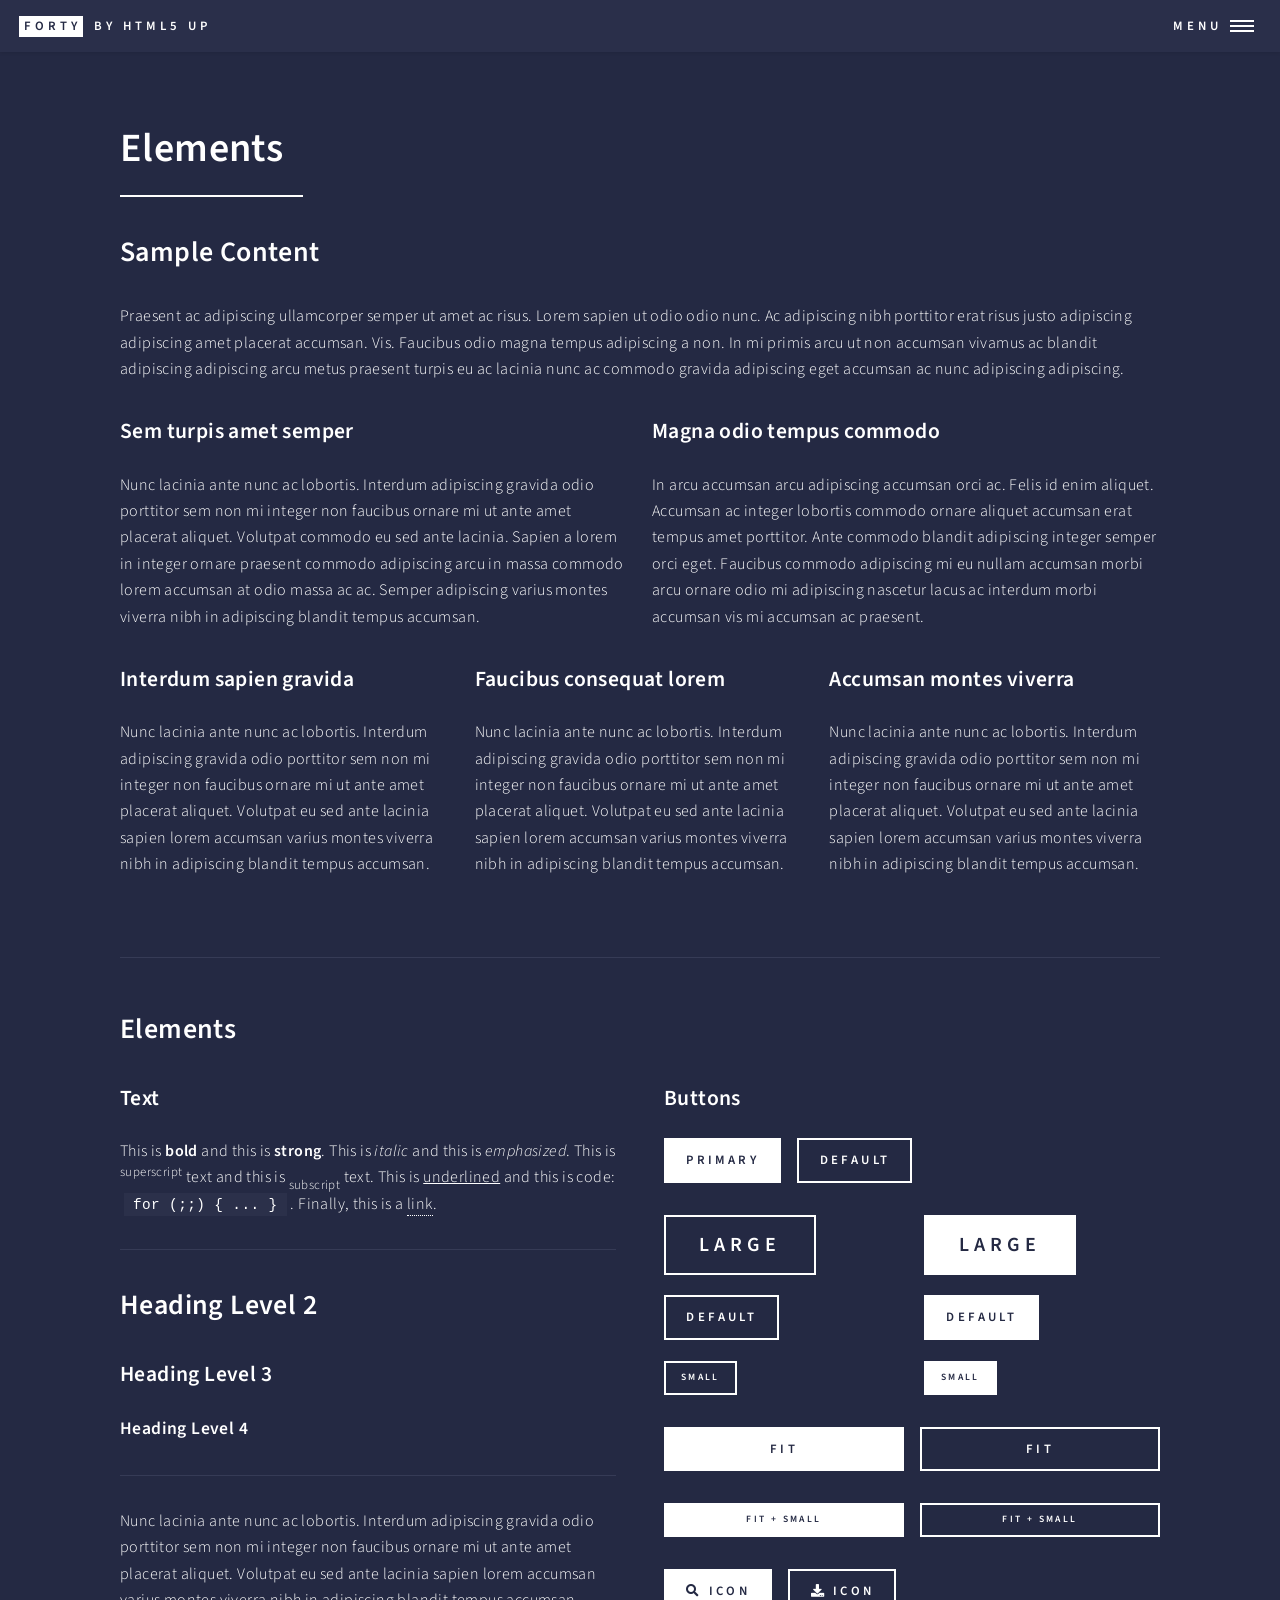
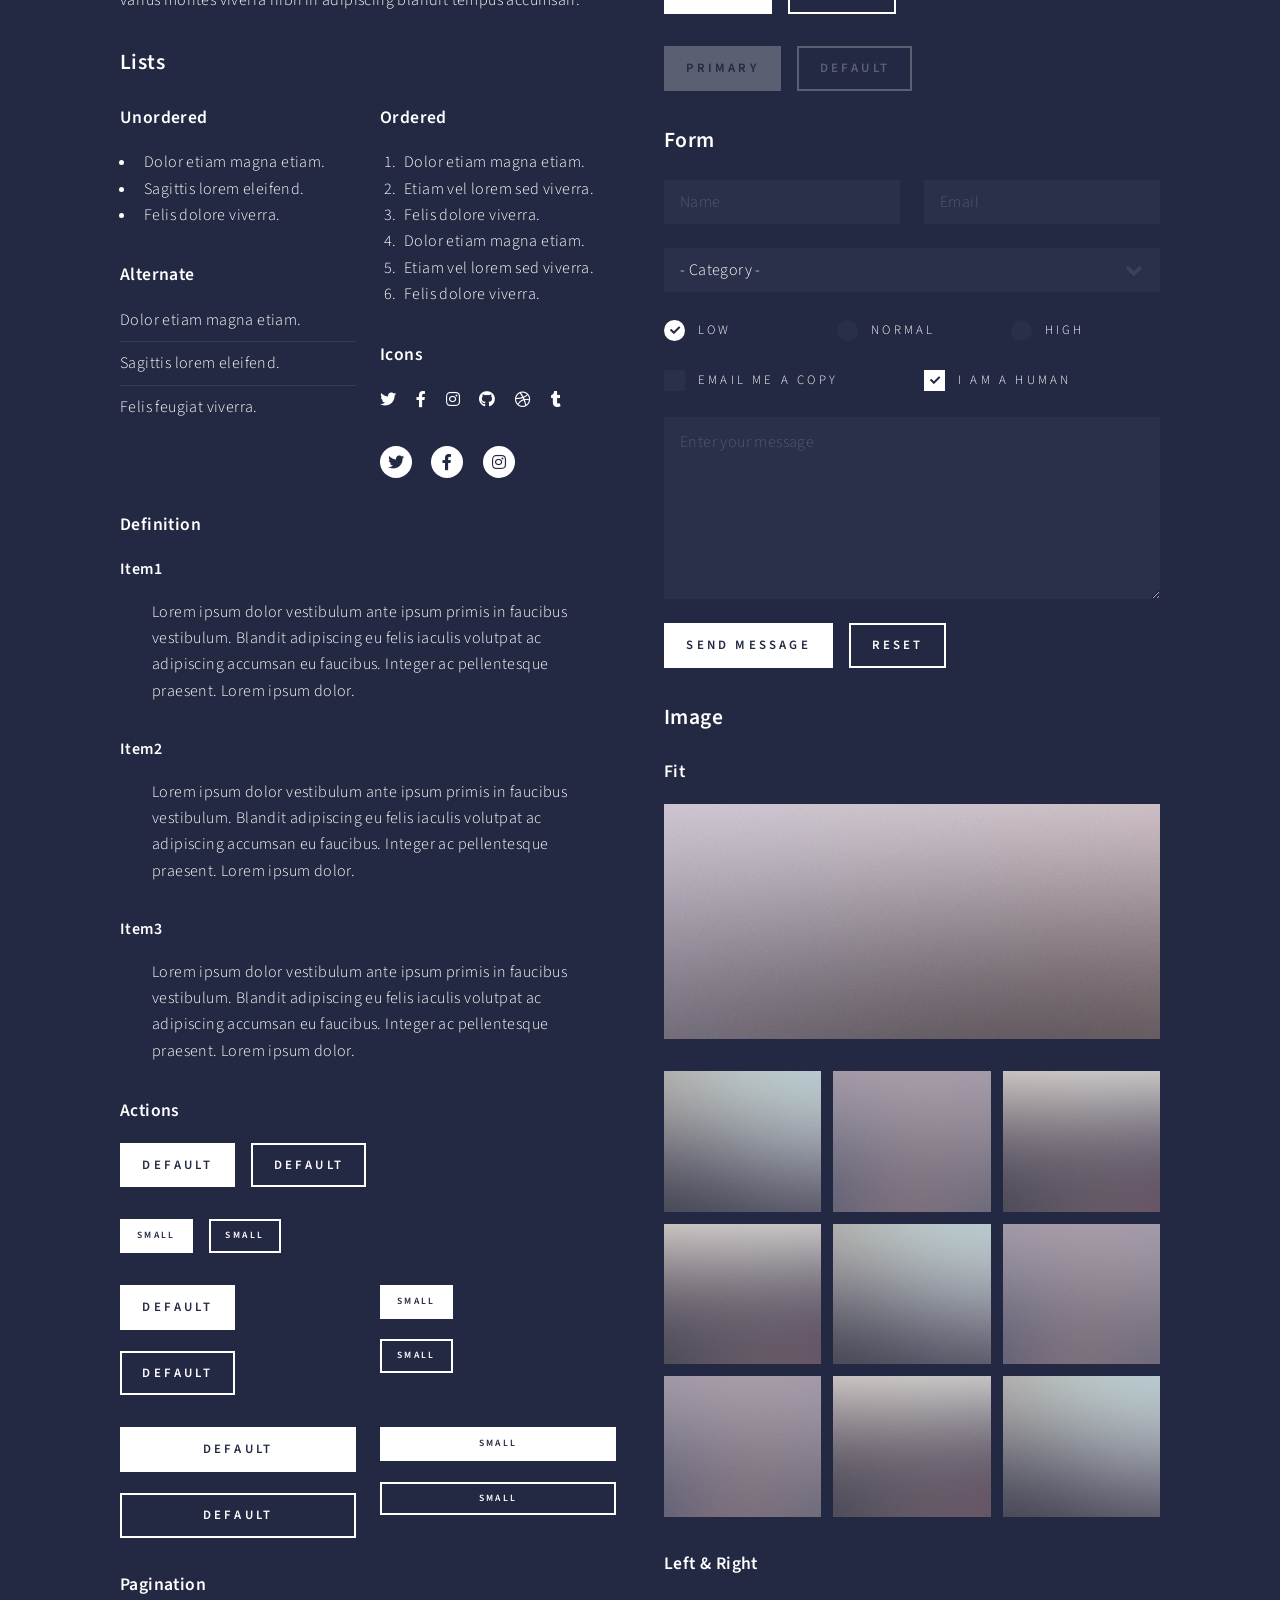
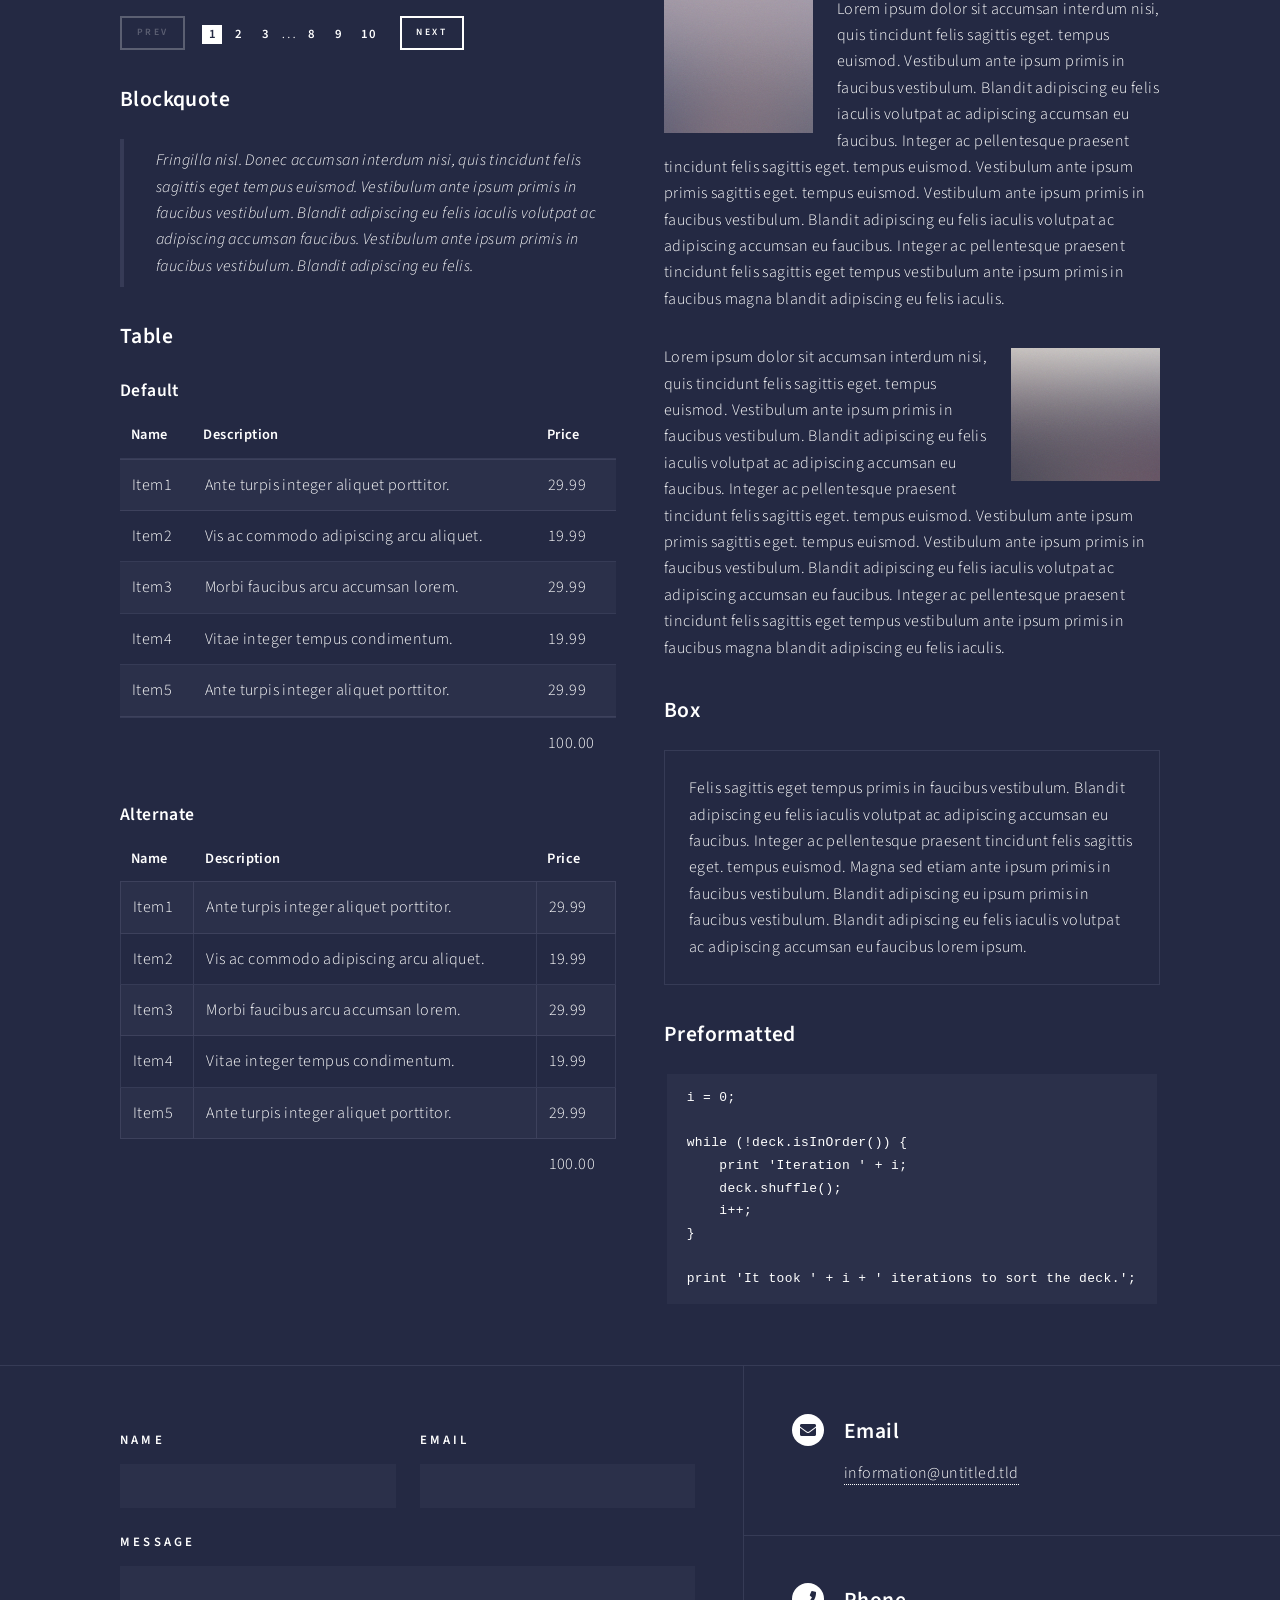
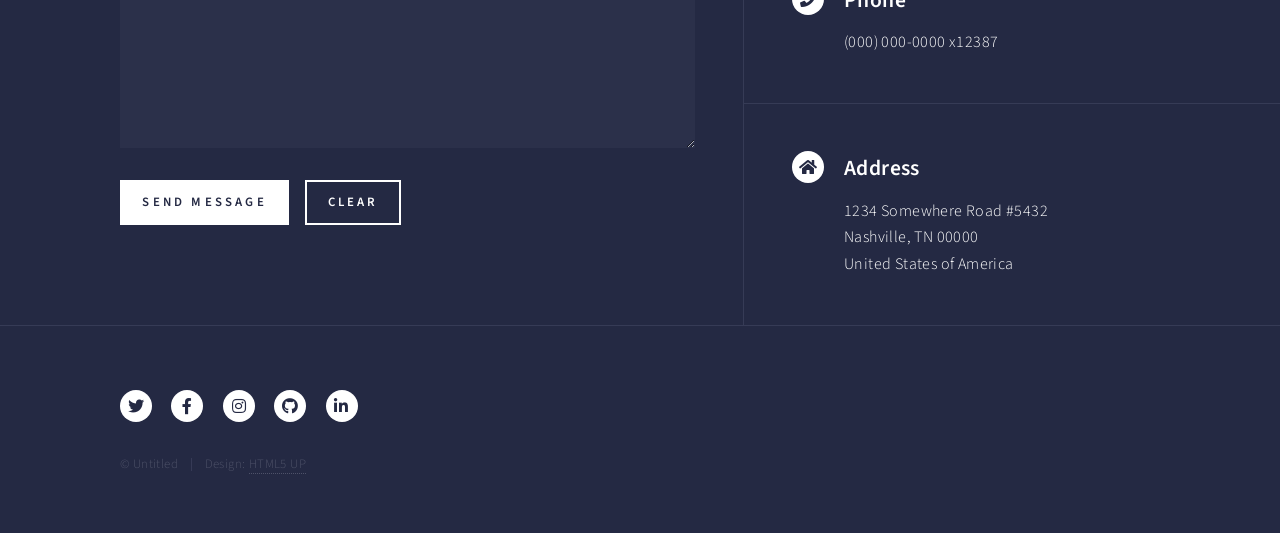
<file: html5up-forty/elements.html>
<!DOCTYPE HTML>
<!--
	Forty by HTML5 UP
	html5up.net | @ajlkn
	Free for personal and commercial use under the CCA 3.0 license (html5up.net/license)
-->
<html>
	<head>
		<title>Elements - Forty by HTML5 UP</title>
		<meta charset="utf-8" />
		<meta name="viewport" content="width=device-width, initial-scale=1, user-scalable=no" />
		<link rel="stylesheet" href="assets/css/main.css" />
		<noscript><link rel="stylesheet" href="assets/css/noscript.css" /></noscript>
	</head>
	<body class="is-preload">

		<!-- Wrapper -->
			<div id="wrapper">

				<!-- Header -->
					<header id="header">
						<a href="index.html" class="logo"><strong>Forty</strong> <span>by HTML5 UP</span></a>
						<nav>
							<a href="#menu">Menu</a>
						</nav>
					</header>

				<!-- Menu -->
					<nav id="menu">
						<ul class="links">
							<li><a href="index.html">Home</a></li>
							<li><a href="landing.html">Landing</a></li>
							<li><a href="generic.html">Generic</a></li>
							<li><a href="elements.html">Elements</a></li>
						</ul>
						<ul class="actions stacked">
							<li><a href="#" class="button primary fit">Get Started</a></li>
							<li><a href="#" class="button fit">Log In</a></li>
						</ul>
					</nav>

				<!-- Main -->
					<div id="main" class="alt">

						<!-- One -->
							<section id="one">
								<div class="inner">
									<header class="major">
										<h1>Elements</h1>
									</header>

									<!-- Content -->
										<h2 id="content">Sample Content</h2>
										<p>Praesent ac adipiscing ullamcorper semper ut amet ac risus. Lorem sapien ut odio odio nunc. Ac adipiscing nibh porttitor erat risus justo adipiscing adipiscing amet placerat accumsan. Vis. Faucibus odio magna tempus adipiscing a non. In mi primis arcu ut non accumsan vivamus ac blandit adipiscing adipiscing arcu metus praesent turpis eu ac lacinia nunc ac commodo gravida adipiscing eget accumsan ac nunc adipiscing adipiscing.</p>
										<div class="row">
											<div class="col-6 col-12-small">
												<h3>Sem turpis amet semper</h3>
												<p>Nunc lacinia ante nunc ac lobortis. Interdum adipiscing gravida odio porttitor sem non mi integer non faucibus ornare mi ut ante amet placerat aliquet. Volutpat commodo eu sed ante lacinia. Sapien a lorem in integer ornare praesent commodo adipiscing arcu in massa commodo lorem accumsan at odio massa ac ac. Semper adipiscing varius montes viverra nibh in adipiscing blandit tempus accumsan.</p>
											</div>
											<div class="col-6 col-12-small">
												<h3>Magna odio tempus commodo</h3>
												<p>In arcu accumsan arcu adipiscing accumsan orci ac. Felis id enim aliquet. Accumsan ac integer lobortis commodo ornare aliquet accumsan erat tempus amet porttitor. Ante commodo blandit adipiscing integer semper orci eget. Faucibus commodo adipiscing mi eu nullam accumsan morbi arcu ornare odio mi adipiscing nascetur lacus ac interdum morbi accumsan vis mi accumsan ac praesent.</p>
											</div>
											<!-- Break -->
											<div class="col-4 col-12-medium">
												<h3>Interdum sapien gravida</h3>
												<p>Nunc lacinia ante nunc ac lobortis. Interdum adipiscing gravida odio porttitor sem non mi integer non faucibus ornare mi ut ante amet placerat aliquet. Volutpat eu sed ante lacinia sapien lorem accumsan varius montes viverra nibh in adipiscing blandit tempus accumsan.</p>
											</div>
											<div class="col-4 col-12-medium">
												<h3>Faucibus consequat lorem</h3>
												<p>Nunc lacinia ante nunc ac lobortis. Interdum adipiscing gravida odio porttitor sem non mi integer non faucibus ornare mi ut ante amet placerat aliquet. Volutpat eu sed ante lacinia sapien lorem accumsan varius montes viverra nibh in adipiscing blandit tempus accumsan.</p>
											</div>
											<div class="col-4 col-12-medium">
												<h3>Accumsan montes viverra</h3>
												<p>Nunc lacinia ante nunc ac lobortis. Interdum adipiscing gravida odio porttitor sem non mi integer non faucibus ornare mi ut ante amet placerat aliquet. Volutpat eu sed ante lacinia sapien lorem accumsan varius montes viverra nibh in adipiscing blandit tempus accumsan.</p>
											</div>
										</div>

									<hr class="major" />

									<!-- Elements -->
										<h2 id="elements">Elements</h2>
										<div class="row gtr-200">
											<div class="col-6 col-12-medium">

												<!-- Text stuff -->
													<h3>Text</h3>
													<p>This is <b>bold</b> and this is <strong>strong</strong>. This is <i>italic</i> and this is <em>emphasized</em>.
													This is <sup>superscript</sup> text and this is <sub>subscript</sub> text.
													This is <u>underlined</u> and this is code: <code>for (;;) { ... }</code>.
													Finally, this is a <a href="#">link</a>.</p>
													<hr />
													<h2>Heading Level 2</h2>
													<h3>Heading Level 3</h3>
													<h4>Heading Level 4</h4>
													<hr />
													<p>Nunc lacinia ante nunc ac lobortis. Interdum adipiscing gravida odio porttitor sem non mi integer non faucibus ornare mi ut ante amet placerat aliquet. Volutpat eu sed ante lacinia sapien lorem accumsan varius montes viverra nibh in adipiscing blandit tempus accumsan.</p>

												<!-- Lists -->
													<h3>Lists</h3>
													<div class="row">
														<div class="col-6 col-12-small">

															<h4>Unordered</h4>
															<ul>
																<li>Dolor etiam magna etiam.</li>
																<li>Sagittis lorem eleifend.</li>
																<li>Felis dolore viverra.</li>
															</ul>

															<h4>Alternate</h4>
															<ul class="alt">
																<li>Dolor etiam magna etiam.</li>
																<li>Sagittis lorem eleifend.</li>
																<li>Felis feugiat viverra.</li>
															</ul>

														</div>
														<div class="col-6 col-12-small">

															<h4>Ordered</h4>
															<ol>
																<li>Dolor etiam magna etiam.</li>
																<li>Etiam vel lorem sed viverra.</li>
																<li>Felis dolore viverra.</li>
																<li>Dolor etiam magna etiam.</li>
																<li>Etiam vel lorem sed viverra.</li>
																<li>Felis dolore viverra.</li>
															</ol>

															<h4>Icons</h4>
															<ul class="icons">
																<li><a href="#" class="icon brands fa-twitter"><span class="label">Twitter</span></a></li>
																<li><a href="#" class="icon brands fa-facebook-f"><span class="label">Facebook</span></a></li>
																<li><a href="#" class="icon brands fa-instagram"><span class="label">Instagram</span></a></li>
																<li><a href="#" class="icon brands fa-github"><span class="label">Github</span></a></li>
																<li><a href="#" class="icon brands fa-dribbble"><span class="label">Dribbble</span></a></li>
																<li><a href="#" class="icon brands fa-tumblr"><span class="label">Tumblr</span></a></li>
															</ul>
															<ul class="icons">
																<li><a href="#" class="icon brands alt fa-twitter"><span class="label">Twitter</span></a></li>
																<li><a href="#" class="icon brands alt fa-facebook-f"><span class="label">Facebook</span></a></li>
																<li><a href="#" class="icon brands alt fa-instagram"><span class="label">Instagram</span></a></li>
															</ul>

														</div>
													</div>
													<h4>Definition</h4>
													<dl>
														<dt>Item1</dt>
														<dd>
															<p>Lorem ipsum dolor vestibulum ante ipsum primis in faucibus vestibulum. Blandit adipiscing eu felis iaculis volutpat ac adipiscing accumsan eu faucibus. Integer ac pellentesque praesent. Lorem ipsum dolor.</p>
														</dd>
														<dt>Item2</dt>
														<dd>
															<p>Lorem ipsum dolor vestibulum ante ipsum primis in faucibus vestibulum. Blandit adipiscing eu felis iaculis volutpat ac adipiscing accumsan eu faucibus. Integer ac pellentesque praesent. Lorem ipsum dolor.</p>
														</dd>
														<dt>Item3</dt>
														<dd>
															<p>Lorem ipsum dolor vestibulum ante ipsum primis in faucibus vestibulum. Blandit adipiscing eu felis iaculis volutpat ac adipiscing accumsan eu faucibus. Integer ac pellentesque praesent. Lorem ipsum dolor.</p>
														</dd>
													</dl>

													<h4>Actions</h4>
													<ul class="actions">
														<li><a href="#" class="button primary">Default</a></li>
														<li><a href="#" class="button">Default</a></li>
													</ul>
													<ul class="actions small">
														<li><a href="#" class="button primary small">Small</a></li>
														<li><a href="#" class="button small">Small</a></li>
													</ul>
													<div class="row">
														<div class="col-6 col-12-small">
															<ul class="actions stacked">
																<li><a href="#" class="button primary">Default</a></li>
																<li><a href="#" class="button">Default</a></li>
															</ul>
														</div>
														<div class="col-6 col-12-small">
															<ul class="actions stacked">
																<li><a href="#" class="button primary small">Small</a></li>
																<li><a href="#" class="button small">Small</a></li>
															</ul>
														</div>
														<div class="col-6 col-12-small">
															<ul class="actions stacked">
																<li><a href="#" class="button primary fit">Default</a></li>
																<li><a href="#" class="button fit">Default</a></li>
															</ul>
														</div>
														<div class="col-6 col-12-small">
															<ul class="actions stacked">
																<li><a href="#" class="button primary small fit">Small</a></li>
																<li><a href="#" class="button small fit">Small</a></li>
															</ul>
														</div>
													</div>

													<h4>Pagination</h4>
													<ul class="pagination">
														<li><span class="button small disabled">Prev</span></li>
														<li><a href="#" class="page active">1</a></li>
														<li><a href="#" class="page">2</a></li>
														<li><a href="#" class="page">3</a></li>
														<li><span>&hellip;</span></li>
														<li><a href="#" class="page">8</a></li>
														<li><a href="#" class="page">9</a></li>
														<li><a href="#" class="page">10</a></li>
														<li><a href="#" class="button small">Next</a></li>
													</ul>

												<!-- Blockquote -->
													<h3>Blockquote</h3>
													<blockquote>Fringilla nisl. Donec accumsan interdum nisi, quis tincidunt felis sagittis eget tempus euismod. Vestibulum ante ipsum primis in faucibus vestibulum. Blandit adipiscing eu felis iaculis volutpat ac adipiscing accumsan faucibus. Vestibulum ante ipsum primis in faucibus vestibulum. Blandit adipiscing eu felis.</blockquote>

												<!-- Table -->
													<h3>Table</h3>

													<h4>Default</h4>
													<div class="table-wrapper">
														<table>
															<thead>
																<tr>
																	<th>Name</th>
																	<th>Description</th>
																	<th>Price</th>
																</tr>
															</thead>
															<tbody>
																<tr>
																	<td>Item1</td>
																	<td>Ante turpis integer aliquet porttitor.</td>
																	<td>29.99</td>
																</tr>
																<tr>
																	<td>Item2</td>
																	<td>Vis ac commodo adipiscing arcu aliquet.</td>
																	<td>19.99</td>
																</tr>
																<tr>
																	<td>Item3</td>
																	<td> Morbi faucibus arcu accumsan lorem.</td>
																	<td>29.99</td>
																</tr>
																<tr>
																	<td>Item4</td>
																	<td>Vitae integer tempus condimentum.</td>
																	<td>19.99</td>
																</tr>
																<tr>
																	<td>Item5</td>
																	<td>Ante turpis integer aliquet porttitor.</td>
																	<td>29.99</td>
																</tr>
															</tbody>
															<tfoot>
																<tr>
																	<td colspan="2"></td>
																	<td>100.00</td>
																</tr>
															</tfoot>
														</table>
													</div>

													<h4>Alternate</h4>
													<div class="table-wrapper">
														<table class="alt">
															<thead>
																<tr>
																	<th>Name</th>
																	<th>Description</th>
																	<th>Price</th>
																</tr>
															</thead>
															<tbody>
																<tr>
																	<td>Item1</td>
																	<td>Ante turpis integer aliquet porttitor.</td>
																	<td>29.99</td>
																</tr>
																<tr>
																	<td>Item2</td>
																	<td>Vis ac commodo adipiscing arcu aliquet.</td>
																	<td>19.99</td>
																</tr>
																<tr>
																	<td>Item3</td>
																	<td> Morbi faucibus arcu accumsan lorem.</td>
																	<td>29.99</td>
																</tr>
																<tr>
																	<td>Item4</td>
																	<td>Vitae integer tempus condimentum.</td>
																	<td>19.99</td>
																</tr>
																<tr>
																	<td>Item5</td>
																	<td>Ante turpis integer aliquet porttitor.</td>
																	<td>29.99</td>
																</tr>
															</tbody>
															<tfoot>
																<tr>
																	<td colspan="2"></td>
																	<td>100.00</td>
																</tr>
															</tfoot>
														</table>
													</div>

											</div>
											<div class="col-6 col-12-medium">

												<!-- Buttons -->
													<h3>Buttons</h3>
													<ul class="actions">
														<li><a href="#" class="button primary">Primary</a></li>
														<li><a href="#" class="button">Default</a></li>
													</ul>
													<div class="row">
														<div class="col-6 col-12-xsmall">
															<ul class="actions stacked">
																<li><a href="#" class="button large">Large</a></li>
																<li><a href="#" class="button">Default</a></li>
																<li><a href="#" class="button small">Small</a></li>
															</ul>
														</div>
														<div class="col-6 col-12-xsmall">
															<ul class="actions stacked">
																<li><a href="#" class="button primary large">Large</a></li>
																<li><a href="#" class="button primary">Default</a></li>
																<li><a href="#" class="button primary small">Small</a></li>
															</ul>
														</div>
													</div>
													<ul class="actions fit">
														<li><a href="#" class="button primary fit">Fit</a></li>
														<li><a href="#" class="button fit">Fit</a></li>
													</ul>
													<ul class="actions fit small">
														<li><a href="#" class="button primary fit small">Fit + Small</a></li>
														<li><a href="#" class="button fit small">Fit + Small</a></li>
													</ul>
													<ul class="actions">
														<li><a href="#" class="button primary icon solid fa-search">Icon</a></li>
														<li><a href="#" class="button icon solid fa-download">Icon</a></li>
													</ul>
													<ul class="actions">
														<li><span class="button primary disabled">Primary</span></li>
														<li><span class="button disabled">Default</span></li>
													</ul>

												<!-- Form -->
													<h3>Form</h3>

													<form method="post" action="#">
														<div class="row gtr-uniform">
															<div class="col-6 col-12-xsmall">
																<input type="text" name="demo-name" id="demo-name" value="" placeholder="Name" />
															</div>
															<div class="col-6 col-12-xsmall">
																<input type="email" name="demo-email" id="demo-email" value="" placeholder="Email" />
															</div>
															<!-- Break -->
															<div class="col-12">
																<select name="demo-category" id="demo-category">
																	<option value="">- Category -</option>
																	<option value="1">Manufacturing</option>
																	<option value="1">Shipping</option>
																	<option value="1">Administration</option>
																	<option value="1">Human Resources</option>
																</select>
															</div>
															<!-- Break -->
															<div class="col-4 col-12-small">
																<input type="radio" id="demo-priority-low" name="demo-priority" checked>
																<label for="demo-priority-low">Low</label>
															</div>
															<div class="col-4 col-12-small">
																<input type="radio" id="demo-priority-normal" name="demo-priority">
																<label for="demo-priority-normal">Normal</label>
															</div>
															<div class="col-4 col-12-small">
																<input type="radio" id="demo-priority-high" name="demo-priority">
																<label for="demo-priority-high">High</label>
															</div>
															<!-- Break -->
															<div class="col-6 col-12-small">
																<input type="checkbox" id="demo-copy" name="demo-copy">
																<label for="demo-copy">Email me a copy</label>
															</div>
															<div class="col-6 col-12-small">
																<input type="checkbox" id="demo-human" name="demo-human" checked>
																<label for="demo-human">I am a human</label>
															</div>
															<!-- Break -->
															<div class="col-12">
																<textarea name="demo-message" id="demo-message" placeholder="Enter your message" rows="6"></textarea>
															</div>
															<!-- Break -->
															<div class="col-12">
																<ul class="actions">
																	<li><input type="submit" value="Send Message" class="primary" /></li>
																	<li><input type="reset" value="Reset" /></li>
																</ul>
															</div>
														</div>
													</form>

												<!-- Image -->
													<h3>Image</h3>

													<h4>Fit</h4>
													<span class="image fit"><img src="images/pic03.jpg" alt="" /></span>
													<div class="box alt">
														<div class="row gtr-50 gtr-uniform">
															<div class="col-4"><span class="image fit"><img src="images/pic08.jpg" alt="" /></span></div>
															<div class="col-4"><span class="image fit"><img src="images/pic09.jpg" alt="" /></span></div>
															<div class="col-4"><span class="image fit"><img src="images/pic10.jpg" alt="" /></span></div>
															<!-- Break -->
															<div class="col-4"><span class="image fit"><img src="images/pic10.jpg" alt="" /></span></div>
															<div class="col-4"><span class="image fit"><img src="images/pic08.jpg" alt="" /></span></div>
															<div class="col-4"><span class="image fit"><img src="images/pic09.jpg" alt="" /></span></div>
															<!-- Break -->
															<div class="col-4"><span class="image fit"><img src="images/pic09.jpg" alt="" /></span></div>
															<div class="col-4"><span class="image fit"><img src="images/pic10.jpg" alt="" /></span></div>
															<div class="col-4"><span class="image fit"><img src="images/pic08.jpg" alt="" /></span></div>
														</div>
													</div>

													<h4>Left &amp; Right</h4>
													<p><span class="image left"><img src="images/pic09.jpg" alt="" /></span>Lorem ipsum dolor sit accumsan interdum nisi, quis tincidunt felis sagittis eget. tempus euismod. Vestibulum ante ipsum primis in faucibus vestibulum. Blandit adipiscing eu felis iaculis volutpat ac adipiscing accumsan eu faucibus. Integer ac pellentesque praesent tincidunt felis sagittis eget. tempus euismod. Vestibulum ante ipsum primis sagittis eget. tempus euismod. Vestibulum ante ipsum primis in faucibus vestibulum. Blandit adipiscing eu felis iaculis volutpat ac adipiscing accumsan eu faucibus. Integer ac pellentesque praesent tincidunt felis sagittis eget tempus vestibulum ante ipsum primis in faucibus magna blandit adipiscing eu felis iaculis.</p>
													<p><span class="image right"><img src="images/pic10.jpg" alt="" /></span>Lorem ipsum dolor sit accumsan interdum nisi, quis tincidunt felis sagittis eget. tempus euismod. Vestibulum ante ipsum primis in faucibus vestibulum. Blandit adipiscing eu felis iaculis volutpat ac adipiscing accumsan eu faucibus. Integer ac pellentesque praesent tincidunt felis sagittis eget. tempus euismod. Vestibulum ante ipsum primis sagittis eget. tempus euismod. Vestibulum ante ipsum primis in faucibus vestibulum. Blandit adipiscing eu felis iaculis volutpat ac adipiscing accumsan eu faucibus. Integer ac pellentesque praesent tincidunt felis sagittis eget tempus vestibulum ante ipsum primis in faucibus magna blandit adipiscing eu felis iaculis.</p>

												<!-- Box -->
													<h3>Box</h3>
													<div class="box">
														<p>Felis sagittis eget tempus primis in faucibus vestibulum. Blandit adipiscing eu felis iaculis volutpat ac adipiscing accumsan eu faucibus. Integer ac pellentesque praesent tincidunt felis sagittis eget. tempus euismod. Magna sed etiam ante ipsum primis in faucibus vestibulum. Blandit adipiscing eu ipsum primis in faucibus vestibulum. Blandit adipiscing eu felis iaculis volutpat ac adipiscing accumsan eu faucibus lorem ipsum.</p>
													</div>

												<!-- Preformatted Code -->
													<h3>Preformatted</h3>
													<pre><code>i = 0;

while (!deck.isInOrder()) {
    print 'Iteration ' + i;
    deck.shuffle();
    i++;
}

print 'It took ' + i + ' iterations to sort the deck.';
</code></pre>

											</div>
										</div>

								</div>
							</section>

					</div>

				<!-- Contact -->
					<section id="contact">
						<div class="inner">
							<section>
								<form method="post" action="#">
									<div class="fields">
										<div class="field half">
											<label for="name">Name</label>
											<input type="text" name="name" id="name" />
										</div>
										<div class="field half">
											<label for="email">Email</label>
											<input type="text" name="email" id="email" />
										</div>
										<div class="field">
											<label for="message">Message</label>
											<textarea name="message" id="message" rows="6"></textarea>
										</div>
									</div>
									<ul class="actions">
										<li><input type="submit" value="Send Message" class="primary" /></li>
										<li><input type="reset" value="Clear" /></li>
									</ul>
								</form>
							</section>
							<section class="split">
								<section>
									<div class="contact-method">
										<span class="icon solid alt fa-envelope"></span>
										<h3>Email</h3>
										<a href="#">information@untitled.tld</a>
									</div>
								</section>
								<section>
									<div class="contact-method">
										<span class="icon solid alt fa-phone"></span>
										<h3>Phone</h3>
										<span>(000) 000-0000 x12387</span>
									</div>
								</section>
								<section>
									<div class="contact-method">
										<span class="icon solid alt fa-home"></span>
										<h3>Address</h3>
										<span>1234 Somewhere Road #5432<br />
										Nashville, TN 00000<br />
										United States of America</span>
									</div>
								</section>
							</section>
						</div>
					</section>

				<!-- Footer -->
					<footer id="footer">
						<div class="inner">
							<ul class="icons">
								<li><a href="#" class="icon brands alt fa-twitter"><span class="label">Twitter</span></a></li>
								<li><a href="#" class="icon brands alt fa-facebook-f"><span class="label">Facebook</span></a></li>
								<li><a href="#" class="icon brands alt fa-instagram"><span class="label">Instagram</span></a></li>
								<li><a href="#" class="icon brands alt fa-github"><span class="label">GitHub</span></a></li>
								<li><a href="#" class="icon brands alt fa-linkedin-in"><span class="label">LinkedIn</span></a></li>
							</ul>
							<ul class="copyright">
								<li>&copy; Untitled</li><li>Design: <a href="https://html5up.net">HTML5 UP</a></li>
							</ul>
						</div>
					</footer>

			</div>

		<!-- Scripts -->
			<script src="assets/js/jquery.min.js"></script>
			<script src="assets/js/jquery.scrolly.min.js"></script>
			<script src="assets/js/jquery.scrollex.min.js"></script>
			<script src="assets/js/browser.min.js"></script>
			<script src="assets/js/breakpoints.min.js"></script>
			<script src="assets/js/util.js"></script>
			<script src="assets/js/main.js"></script>

	</body>
</html>
</file>
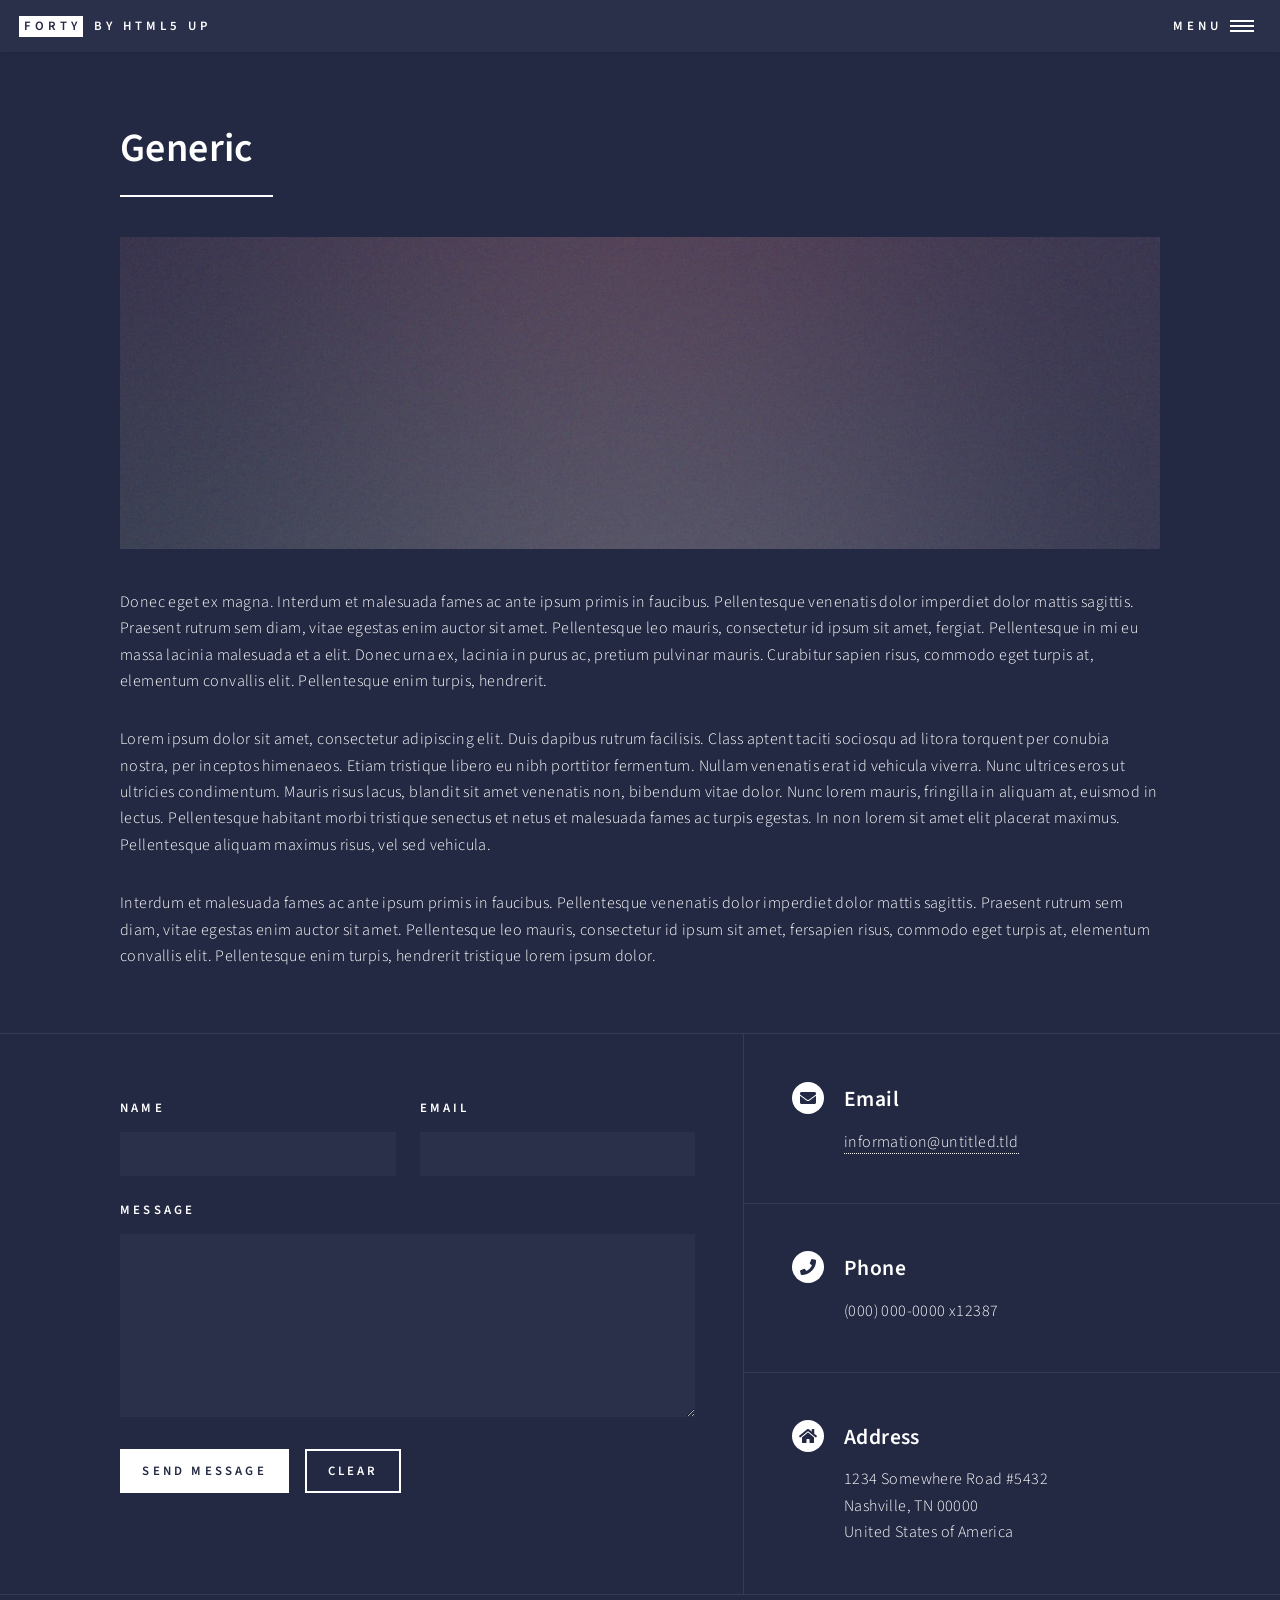
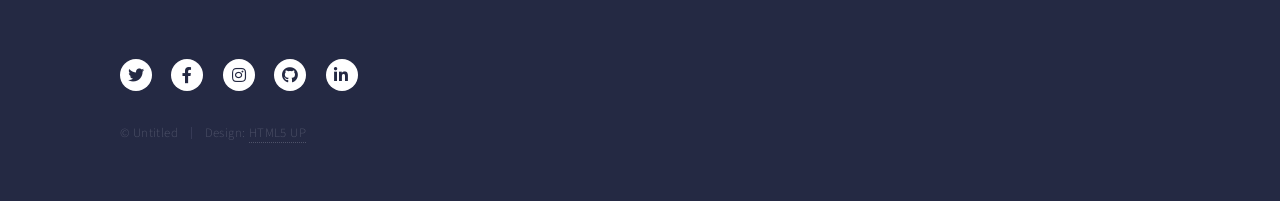
<file: html5up-forty/generic.html>
<!DOCTYPE HTML>
<!--
	Forty by HTML5 UP
	html5up.net | @ajlkn
	Free for personal and commercial use under the CCA 3.0 license (html5up.net/license)
-->
<html>
	<head>
		<title>Generic - Forty by HTML5 UP</title>
		<meta charset="utf-8" />
		<meta name="viewport" content="width=device-width, initial-scale=1, user-scalable=no" />
		<link rel="stylesheet" href="assets/css/main.css" />
		<noscript><link rel="stylesheet" href="assets/css/noscript.css" /></noscript>
	</head>
	<body class="is-preload">

		<!-- Wrapper -->
			<div id="wrapper">

				<!-- Header -->
					<header id="header">
						<a href="index.html" class="logo"><strong>Forty</strong> <span>by HTML5 UP</span></a>
						<nav>
							<a href="#menu">Menu</a>
						</nav>
					</header>

				<!-- Menu -->
					<nav id="menu">
						<ul class="links">
							<li><a href="index.html">Home</a></li>
							<li><a href="landing.html">Landing</a></li>
							<li><a href="generic.html">Generic</a></li>
							<li><a href="elements.html">Elements</a></li>
						</ul>
						<ul class="actions stacked">
							<li><a href="#" class="button primary fit">Get Started</a></li>
							<li><a href="#" class="button fit">Log In</a></li>
						</ul>
					</nav>

				<!-- Main -->
					<div id="main" class="alt">

						<!-- One -->
							<section id="one">
								<div class="inner">
									<header class="major">
										<h1>Generic</h1>
									</header>
									<span class="image main"><img src="images/pic11.jpg" alt="" /></span>
									<p>Donec eget ex magna. Interdum et malesuada fames ac ante ipsum primis in faucibus. Pellentesque venenatis dolor imperdiet dolor mattis sagittis. Praesent rutrum sem diam, vitae egestas enim auctor sit amet. Pellentesque leo mauris, consectetur id ipsum sit amet, fergiat. Pellentesque in mi eu massa lacinia malesuada et a elit. Donec urna ex, lacinia in purus ac, pretium pulvinar mauris. Curabitur sapien risus, commodo eget turpis at, elementum convallis elit. Pellentesque enim turpis, hendrerit.</p>
									<p>Lorem ipsum dolor sit amet, consectetur adipiscing elit. Duis dapibus rutrum facilisis. Class aptent taciti sociosqu ad litora torquent per conubia nostra, per inceptos himenaeos. Etiam tristique libero eu nibh porttitor fermentum. Nullam venenatis erat id vehicula viverra. Nunc ultrices eros ut ultricies condimentum. Mauris risus lacus, blandit sit amet venenatis non, bibendum vitae dolor. Nunc lorem mauris, fringilla in aliquam at, euismod in lectus. Pellentesque habitant morbi tristique senectus et netus et malesuada fames ac turpis egestas. In non lorem sit amet elit placerat maximus. Pellentesque aliquam maximus risus, vel sed vehicula.</p>
									<p>Interdum et malesuada fames ac ante ipsum primis in faucibus. Pellentesque venenatis dolor imperdiet dolor mattis sagittis. Praesent rutrum sem diam, vitae egestas enim auctor sit amet. Pellentesque leo mauris, consectetur id ipsum sit amet, fersapien risus, commodo eget turpis at, elementum convallis elit. Pellentesque enim turpis, hendrerit tristique lorem ipsum dolor.</p>
								</div>
							</section>

					</div>

				<!-- Contact -->
					<section id="contact">
						<div class="inner">
							<section>
								<form method="post" action="#">
									<div class="fields">
										<div class="field half">
											<label for="name">Name</label>
											<input type="text" name="name" id="name" />
										</div>
										<div class="field half">
											<label for="email">Email</label>
											<input type="text" name="email" id="email" />
										</div>
										<div class="field">
											<label for="message">Message</label>
											<textarea name="message" id="message" rows="6"></textarea>
										</div>
									</div>
									<ul class="actions">
										<li><input type="submit" value="Send Message" class="primary" /></li>
										<li><input type="reset" value="Clear" /></li>
									</ul>
								</form>
							</section>
							<section class="split">
								<section>
									<div class="contact-method">
										<span class="icon solid alt fa-envelope"></span>
										<h3>Email</h3>
										<a href="#">information@untitled.tld</a>
									</div>
								</section>
								<section>
									<div class="contact-method">
										<span class="icon solid alt fa-phone"></span>
										<h3>Phone</h3>
										<span>(000) 000-0000 x12387</span>
									</div>
								</section>
								<section>
									<div class="contact-method">
										<span class="icon solid alt fa-home"></span>
										<h3>Address</h3>
										<span>1234 Somewhere Road #5432<br />
										Nashville, TN 00000<br />
										United States of America</span>
									</div>
								</section>
							</section>
						</div>
					</section>

				<!-- Footer -->
					<footer id="footer">
						<div class="inner">
							<ul class="icons">
								<li><a href="#" class="icon brands alt fa-twitter"><span class="label">Twitter</span></a></li>
								<li><a href="#" class="icon brands alt fa-facebook-f"><span class="label">Facebook</span></a></li>
								<li><a href="#" class="icon brands alt fa-instagram"><span class="label">Instagram</span></a></li>
								<li><a href="#" class="icon brands alt fa-github"><span class="label">GitHub</span></a></li>
								<li><a href="#" class="icon brands alt fa-linkedin-in"><span class="label">LinkedIn</span></a></li>
							</ul>
							<ul class="copyright">
								<li>&copy; Untitled</li><li>Design: <a href="https://html5up.net">HTML5 UP</a></li>
							</ul>
						</div>
					</footer>

			</div>

		<!-- Scripts -->
			<script src="assets/js/jquery.min.js"></script>
			<script src="assets/js/jquery.scrolly.min.js"></script>
			<script src="assets/js/jquery.scrollex.min.js"></script>
			<script src="assets/js/browser.min.js"></script>
			<script src="assets/js/breakpoints.min.js"></script>
			<script src="assets/js/util.js"></script>
			<script src="assets/js/main.js"></script>

	</body>
</html>
</file>
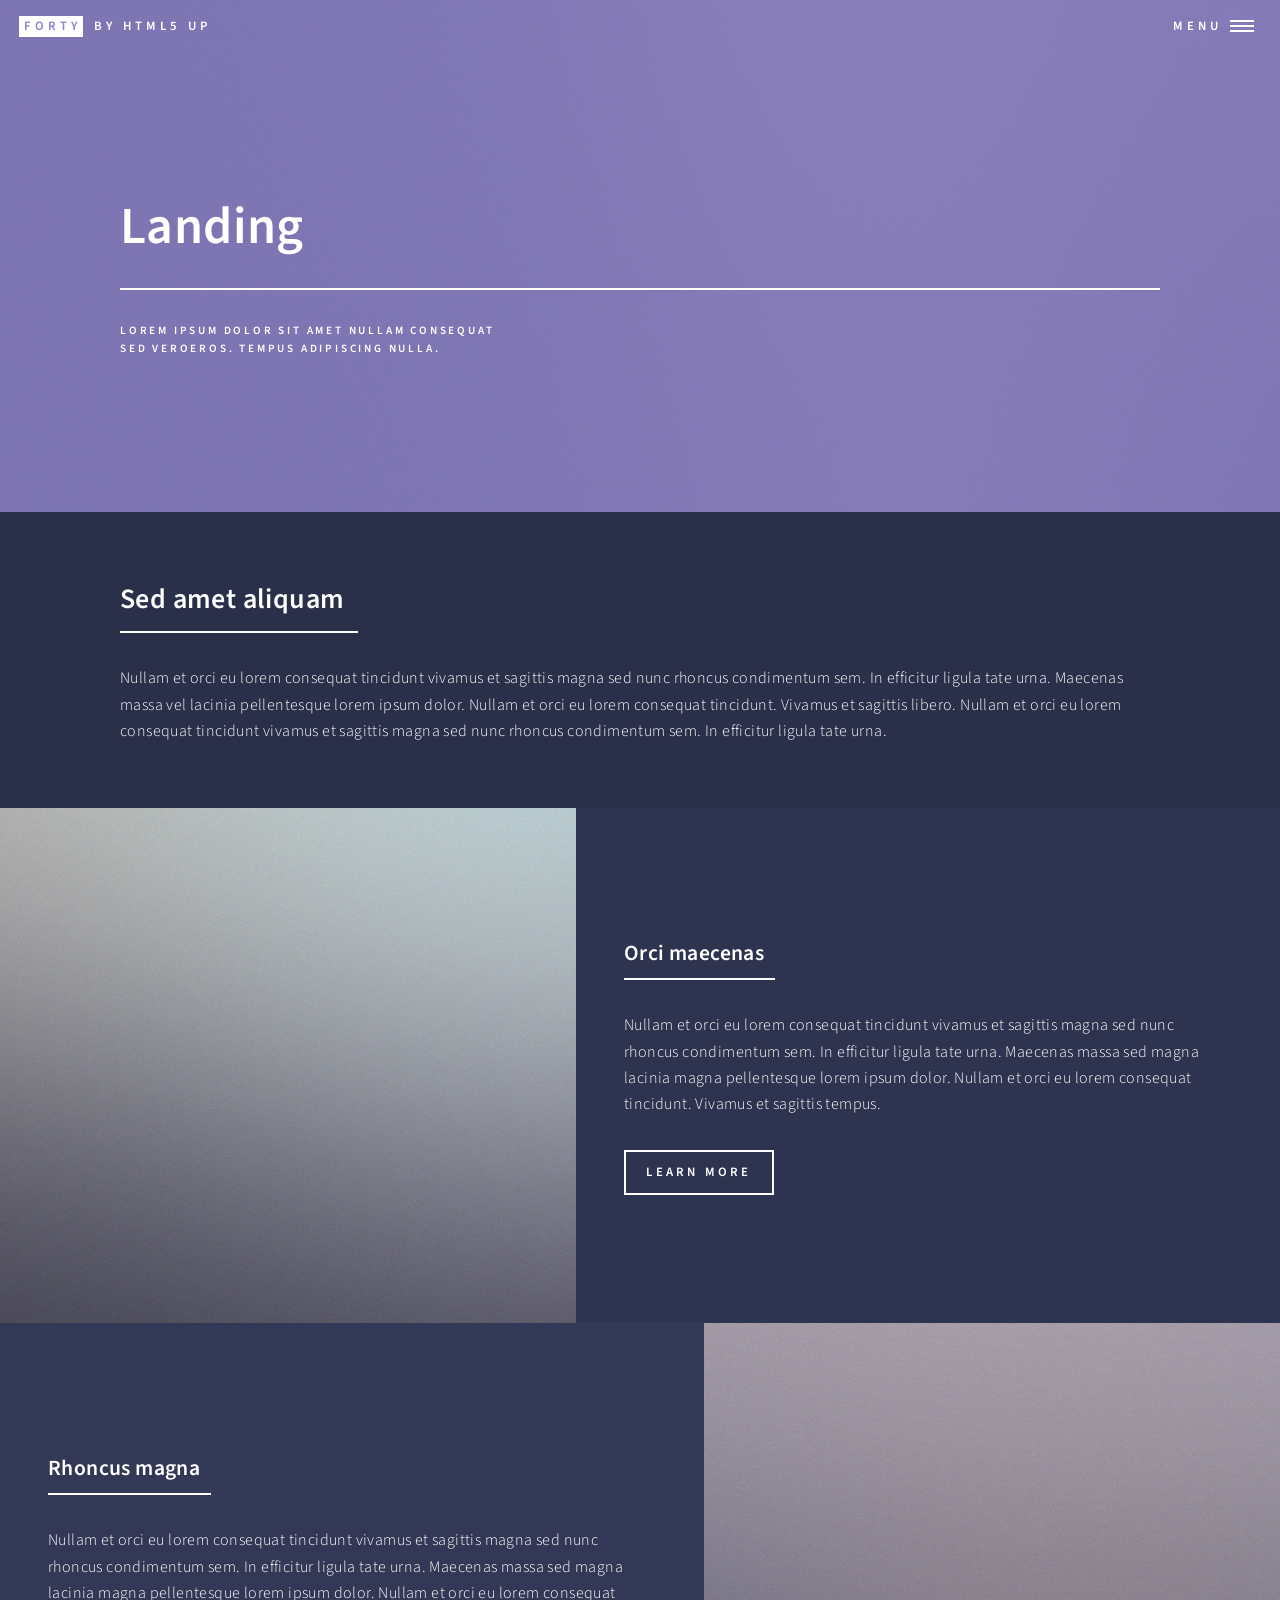
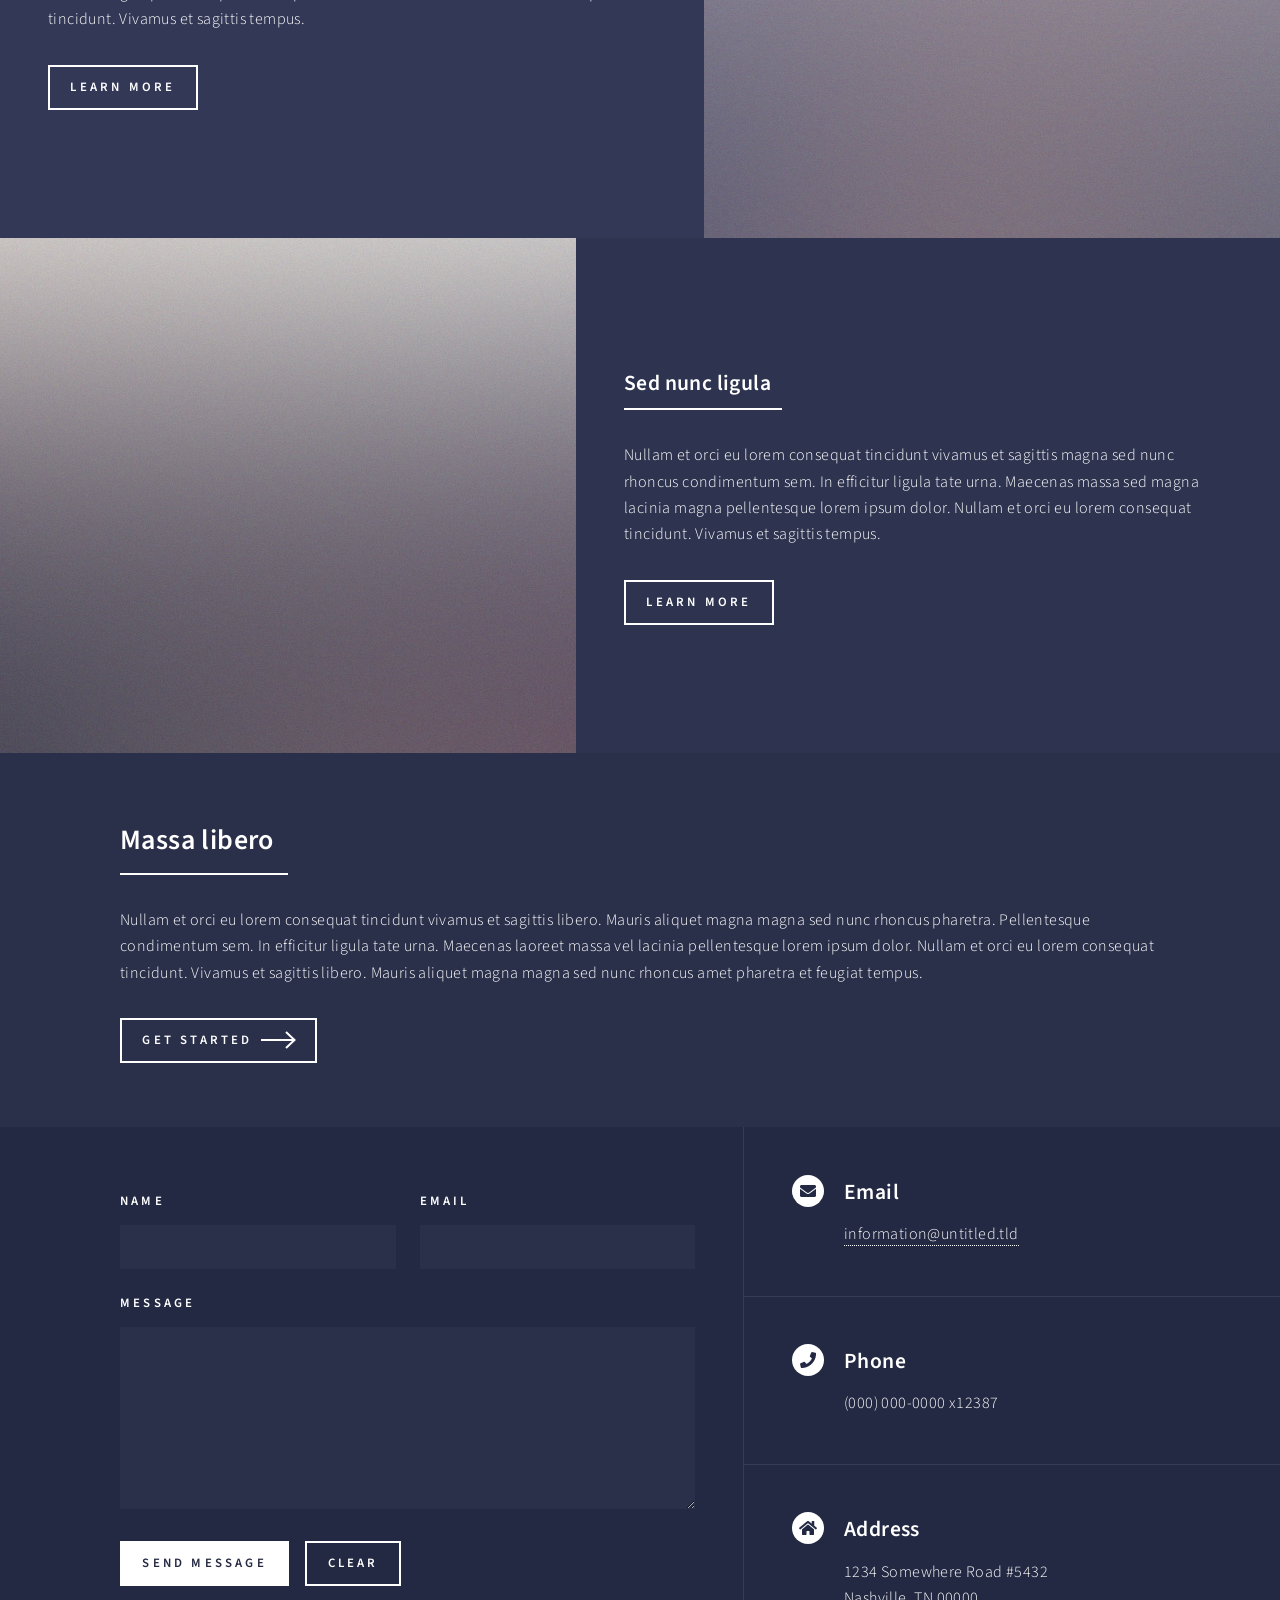
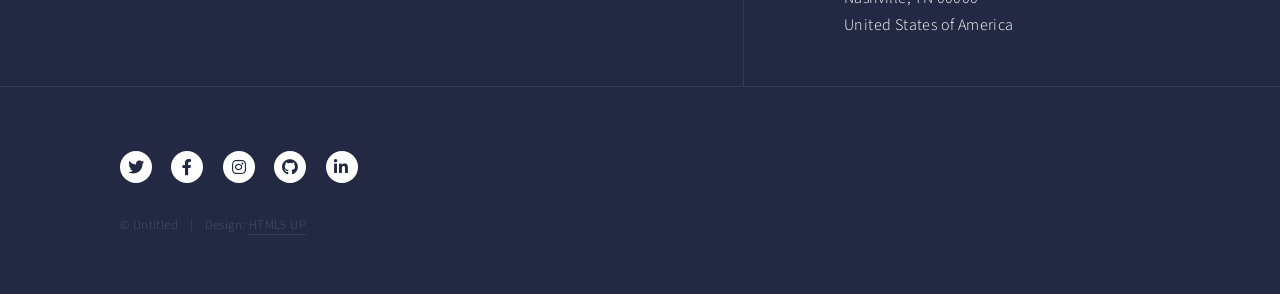
<file: html5up-forty/landing.html>
<!DOCTYPE HTML>
<!--
	Forty by HTML5 UP
	html5up.net | @ajlkn
	Free for personal and commercial use under the CCA 3.0 license (html5up.net/license)
-->
<html>
	<head>
		<title>Landing - Forty by HTML5 UP</title>
		<meta charset="utf-8" />
		<meta name="viewport" content="width=device-width, initial-scale=1, user-scalable=no" />
		<link rel="stylesheet" href="assets/css/main.css" />
		<noscript><link rel="stylesheet" href="assets/css/noscript.css" /></noscript>
	</head>
	<body class="is-preload">

		<!-- Wrapper -->
			<div id="wrapper">

				<!-- Header -->
				<!-- Note: The "styleN" class below should match that of the banner element. -->
					<header id="header" class="alt style2">
						<a href="index.html" class="logo"><strong>Forty</strong> <span>by HTML5 UP</span></a>
						<nav>
							<a href="#menu">Menu</a>
						</nav>
					</header>

				<!-- Menu -->
					<nav id="menu">
						<ul class="links">
							<li><a href="index.html">Home</a></li>
							<li><a href="landing.html">Landing</a></li>
							<li><a href="generic.html">Generic</a></li>
							<li><a href="elements.html">Elements</a></li>
						</ul>
						<ul class="actions stacked">
							<li><a href="#" class="button primary fit">Get Started</a></li>
							<li><a href="#" class="button fit">Log In</a></li>
						</ul>
					</nav>

				<!-- Banner -->
				<!-- Note: The "styleN" class below should match that of the header element. -->
					<section id="banner" class="style2">
						<div class="inner">
							<span class="image">
								<img src="images/pic07.jpg" alt="" />
							</span>
							<header class="major">
								<h1>Landing</h1>
							</header>
							<div class="content">
								<p>Lorem ipsum dolor sit amet nullam consequat<br />
								sed veroeros. tempus adipiscing nulla.</p>
							</div>
						</div>
					</section>

				<!-- Main -->
					<div id="main">

						<!-- One -->
							<section id="one">
								<div class="inner">
									<header class="major">
										<h2>Sed amet aliquam</h2>
									</header>
									<p>Nullam et orci eu lorem consequat tincidunt vivamus et sagittis magna sed nunc rhoncus condimentum sem. In efficitur ligula tate urna. Maecenas massa vel lacinia pellentesque lorem ipsum dolor. Nullam et orci eu lorem consequat tincidunt. Vivamus et sagittis libero. Nullam et orci eu lorem consequat tincidunt vivamus et sagittis magna sed nunc rhoncus condimentum sem. In efficitur ligula tate urna.</p>
								</div>
							</section>

						<!-- Two -->
							<section id="two" class="spotlights">
								<section>
									<a href="generic.html" class="image">
										<img src="images/pic08.jpg" alt="" data-position="center center" />
									</a>
									<div class="content">
										<div class="inner">
											<header class="major">
												<h3>Orci maecenas</h3>
											</header>
											<p>Nullam et orci eu lorem consequat tincidunt vivamus et sagittis magna sed nunc rhoncus condimentum sem. In efficitur ligula tate urna. Maecenas massa sed magna lacinia magna pellentesque lorem ipsum dolor. Nullam et orci eu lorem consequat tincidunt. Vivamus et sagittis tempus.</p>
											<ul class="actions">
												<li><a href="generic.html" class="button">Learn more</a></li>
											</ul>
										</div>
									</div>
								</section>
								<section>
									<a href="generic.html" class="image">
										<img src="images/pic09.jpg" alt="" data-position="top center" />
									</a>
									<div class="content">
										<div class="inner">
											<header class="major">
												<h3>Rhoncus magna</h3>
											</header>
											<p>Nullam et orci eu lorem consequat tincidunt vivamus et sagittis magna sed nunc rhoncus condimentum sem. In efficitur ligula tate urna. Maecenas massa sed magna lacinia magna pellentesque lorem ipsum dolor. Nullam et orci eu lorem consequat tincidunt. Vivamus et sagittis tempus.</p>
											<ul class="actions">
												<li><a href="generic.html" class="button">Learn more</a></li>
											</ul>
										</div>
									</div>
								</section>
								<section>
									<a href="generic.html" class="image">
										<img src="images/pic10.jpg" alt="" data-position="25% 25%" />
									</a>
									<div class="content">
										<div class="inner">
											<header class="major">
												<h3>Sed nunc ligula</h3>
											</header>
											<p>Nullam et orci eu lorem consequat tincidunt vivamus et sagittis magna sed nunc rhoncus condimentum sem. In efficitur ligula tate urna. Maecenas massa sed magna lacinia magna pellentesque lorem ipsum dolor. Nullam et orci eu lorem consequat tincidunt. Vivamus et sagittis tempus.</p>
											<ul class="actions">
												<li><a href="generic.html" class="button">Learn more</a></li>
											</ul>
										</div>
									</div>
								</section>
							</section>

						<!-- Three -->
							<section id="three">
								<div class="inner">
									<header class="major">
										<h2>Massa libero</h2>
									</header>
									<p>Nullam et orci eu lorem consequat tincidunt vivamus et sagittis libero. Mauris aliquet magna magna sed nunc rhoncus pharetra. Pellentesque condimentum sem. In efficitur ligula tate urna. Maecenas laoreet massa vel lacinia pellentesque lorem ipsum dolor. Nullam et orci eu lorem consequat tincidunt. Vivamus et sagittis libero. Mauris aliquet magna magna sed nunc rhoncus amet pharetra et feugiat tempus.</p>
									<ul class="actions">
										<li><a href="generic.html" class="button next">Get Started</a></li>
									</ul>
								</div>
							</section>

					</div>

				<!-- Contact -->
					<section id="contact">
						<div class="inner">
							<section>
								<form method="post" action="#">
									<div class="fields">
										<div class="field half">
											<label for="name">Name</label>
											<input type="text" name="name" id="name" />
										</div>
										<div class="field half">
											<label for="email">Email</label>
											<input type="text" name="email" id="email" />
										</div>
										<div class="field">
											<label for="message">Message</label>
											<textarea name="message" id="message" rows="6"></textarea>
										</div>
									</div>
									<ul class="actions">
										<li><input type="submit" value="Send Message" class="primary" /></li>
										<li><input type="reset" value="Clear" /></li>
									</ul>
								</form>
							</section>
							<section class="split">
								<section>
									<div class="contact-method">
										<span class="icon solid alt fa-envelope"></span>
										<h3>Email</h3>
										<a href="#">information@untitled.tld</a>
									</div>
								</section>
								<section>
									<div class="contact-method">
										<span class="icon solid alt fa-phone"></span>
										<h3>Phone</h3>
										<span>(000) 000-0000 x12387</span>
									</div>
								</section>
								<section>
									<div class="contact-method">
										<span class="icon solid alt fa-home"></span>
										<h3>Address</h3>
										<span>1234 Somewhere Road #5432<br />
										Nashville, TN 00000<br />
										United States of America</span>
									</div>
								</section>
							</section>
						</div>
					</section>

				<!-- Footer -->
					<footer id="footer">
						<div class="inner">
							<ul class="icons">
								<li><a href="#" class="icon brands alt fa-twitter"><span class="label">Twitter</span></a></li>
								<li><a href="#" class="icon brands alt fa-facebook-f"><span class="label">Facebook</span></a></li>
								<li><a href="#" class="icon brands alt fa-instagram"><span class="label">Instagram</span></a></li>
								<li><a href="#" class="icon brands alt fa-github"><span class="label">GitHub</span></a></li>
								<li><a href="#" class="icon brands alt fa-linkedin-in"><span class="label">LinkedIn</span></a></li>
							</ul>
							<ul class="copyright">
								<li>&copy; Untitled</li><li>Design: <a href="https://html5up.net">HTML5 UP</a></li>
							</ul>
						</div>
					</footer>

			</div>

		<!-- Scripts -->
			<script src="assets/js/jquery.min.js"></script>
			<script src="assets/js/jquery.scrolly.min.js"></script>
			<script src="assets/js/jquery.scrollex.min.js"></script>
			<script src="assets/js/browser.min.js"></script>
			<script src="assets/js/breakpoints.min.js"></script>
			<script src="assets/js/util.js"></script>
			<script src="assets/js/main.js"></script>

	</body>
</html>
</file>
<file: html5up-forty/assets/css/noscript.css>
/*
	Forty by HTML5 UP
	html5up.net | @ajlkn
	Free for personal and commercial use under the CCA 3.0 license (html5up.net/license)
*/

/* Banner */

	body.is-preload #banner:after {
		opacity: 0.85;
	}

	body.is-preload #banner > .inner {
		-moz-filter: none;
		-webkit-filter: none;
		-ms-filter: none;
		filter: none;
		-moz-transform: none;
		-webkit-transform: none;
		-ms-transform: none;
		transform: none;
		opacity: 1;
	}
</file>
<file: html5up-forty/assets/css/main.css>
@import url(fontawesome-all.min.css);
@import url("https://fonts.googleapis.com/css?family=Source+Sans+Pro:300,300italic,600,600italic");


html, body, div, span, applet, object,
iframe, h1, h2, h3, h4, h5, h6, p, blockquote,
pre, a, abbr, acronym, address, big, cite,
code, del, dfn, em, img, ins, kbd, q, s, samp,
small, strike, strong, sub, sup, tt, var, b,
u, i, center, dl, dt, dd, ol, ul, li, fieldset,
form, label, legend, table, caption, tbody,
tfoot, thead, tr, th, td, article, aside,
canvas, details, embed, figure, figcaption,
footer, header, hgroup, menu, nav, output, ruby,
section, summary, time, mark, audio, video {
	margin: 0;
	padding: 0;
	border: 0;
	font-size: 100%;
	font: inherit;
	vertical-align: baseline;}

article, aside, details, figcaption, figure,
footer, header, hgroup, menu, nav, section {
	display: block;}

body {
	line-height: 1;
}

ol, ul {
	list-style: none;
}

blockquote, q {
	quotes: none;
}

	blockquote:before, blockquote:after, q:before, q:after {
		content: '';
		content: none;
	}

table {
	border-collapse: collapse;
	border-spacing: 0;
}

body {
	-webkit-text-size-adjust: none;
}

mark {
	background-color: transparent;
	color: inherit;
}

input::-moz-focus-inner {
	border: 0;
	padding: 0;
}

input, select, textarea {
	-moz-appearance: none;
	-webkit-appearance: none;
	-ms-appearance: none;
	appearance: none;
}

/* Basic */

	@-ms-viewport {
		width: device-width;
	}

	body {
		-ms-overflow-style: scrollbar;
	}

	@media screen and (max-width: 480px) {

		html, body {
			min-width: 320px;
		}

	}

	html {
		box-sizing: border-box;
	}

	*, *:before, *:after {
		box-sizing: inherit;
	}

	body {
		background: #242943;
	}

		body.is-preload *, body.is-preload *:before, body.is-preload *:after {
			-moz-animation: none !important;
			-webkit-animation: none !important;
			-ms-animation: none !important;
			animation: none !important;
			-moz-transition: none !important;
			-webkit-transition: none !important;
			-ms-transition: none !important;
			transition: none !important;
		}

/* Type */

	body, input, select, textarea {
		color: #ffffff;
		font-family: "Source Sans Pro", Helvetica, sans-serif;
		font-size: 17pt;
		font-weight: 300;
		letter-spacing: 0.025em;
		line-height: 1.65;
	}

		@media screen and (max-width: 1680px) {

			body, input, select, textarea {
				font-size: 14pt;
			}

		}

		@media screen and (max-width: 1280px) {

			body, input, select, textarea {
				font-size: 12pt;
			}

		}

		@media screen and (max-width: 360px) {

			body, input, select, textarea {
				font-size: 11pt;
			}

		}

	a {
		-moz-transition: color 0.2s ease-in-out, border-bottom-color 0.2s ease-in-out;
		-webkit-transition: color 0.2s ease-in-out, border-bottom-color 0.2s ease-in-out;
		-ms-transition: color 0.2s ease-in-out, border-bottom-color 0.2s ease-in-out;
		transition: color 0.2s ease-in-out, border-bottom-color 0.2s ease-in-out;
		border-bottom: dotted 1px;
		color: inherit;
		text-decoration: none;
	}

		a:hover {
			border-bottom-color: transparent;
			color: #9bf1ff !important;
		}

		a:active {
			color: #53e3fb !important;
		}

	strong, b {
		color: #ffffff;
		font-weight: 600;
	}

	em, i {
		font-style: italic;
	}

	p {
		margin: 0 0 2em 0;
	}

	h1, h2, h3, h4, h5, h6 {
		color: #ffffff;
		font-weight: 600;
		line-height: 1.65;
		margin: 0 0 1em 0;
	}

		h1 a, h2 a, h3 a, h4 a, h5 a, h6 a {
			color: inherit;
			border-bottom: 0;
		}

	h1 {
		font-size: 2.5em;
	}

	h2 {
		font-size: 1.75em;
	}

	h3 {
		font-size: 1.35em;
	}

	h4 {
		font-size: 1.1em;
	}

	h5 {
		font-size: 0.9em;
	}

	h6 {
		font-size: 0.7em;
	}

	@media screen and (max-width: 736px) {

		h1 {
			font-size: 2em;
		}

		h2 {
			font-size: 1.5em;
		}

		h3 {
			font-size: 1.25em;
		}

	}

	sub {
		font-size: 0.8em;
		position: relative;
		top: 0.5em;
	}

	sup {
		font-size: 0.8em;
		position: relative;
		top: -0.5em;
	}

	blockquote {
		border-left: solid 4px rgba(212, 212, 255, 0.1);
		font-style: italic;
		margin: 0 0 2em 0;
		padding: 0.5em 0 0.5em 2em;
	}

	code {
		background: rgba(212, 212, 255, 0.035);
		font-family: "Courier New", monospace;
		font-size: 0.9em;
		margin: 0 0.25em;
		padding: 0.25em 0.65em;
	}

	pre {
		-webkit-overflow-scrolling: touch;
		font-family: "Courier New", monospace;
		font-size: 0.9em;
		margin: 0 0 2em 0;
	}

		pre code {
			display: block;
			line-height: 1.75;
			padding: 1em 1.5em;
			overflow-x: auto;
		}

	hr {
		border: 0;
		border-bottom: solid 1px rgba(212, 212, 255, 0.1);
		margin: 2em 0;
	}

		hr.major {
			margin: 3em 0;
		}

	.align-left {
		text-align: left;
	}

	.align-center {
		text-align: center;
	}

	.align-right {
		text-align: right;
	}

/* Row */

	.row {
		display: flex;
		flex-wrap: wrap;
		box-sizing: border-box;
		align-items: stretch;
	}

		.row > * {
			box-sizing: border-box;
		}

		.row.gtr-uniform > * > :last-child {
			margin-bottom: 0;
		}

		.row.aln-left {
			justify-content: flex-start;
		}

		.row.aln-center {
			justify-content: center;
		}

		.row.aln-right {
			justify-content: flex-end;
		}

		.row.aln-top {
			align-items: flex-start;
		}

		.row.aln-middle {
			align-items: center;
		}

		.row.aln-bottom {
			align-items: flex-end;
		}

		.row > .imp {
			order: -1;
		}

		.row > .col-1 {
			width: 8.33333%;
		}

		.row > .off-1 {
			margin-left: 8.33333%;
		}

		.row > .col-2 {
			width: 16.66667%;
		}

		.row > .off-2 {
			margin-left: 16.66667%;
		}

		.row > .col-3 {
			width: 25%;
		}

		.row > .off-3 {
			margin-left: 25%;
		}

		.row > .col-4 {
			width: 33.33333%;
		}

		.row > .off-4 {
			margin-left: 33.33333%;
		}

		.row > .col-5 {
			width: 41.66667%;
		}

		.row > .off-5 {
			margin-left: 41.66667%;
		}

		.row > .col-6 {
			width: 50%;
		}

		.row > .off-6 {
			margin-left: 50%;
		}

		.row > .col-7 {
			width: 58.33333%;
		}

		.row > .off-7 {
			margin-left: 58.33333%;
		}

		.row > .col-8 {
			width: 66.66667%;
		}

		.row > .off-8 {
			margin-left: 66.66667%;
		}

		.row > .col-9 {
			width: 75%;
		}

		.row > .off-9 {
			margin-left: 75%;
		}

		.row > .col-10 {
			width: 83.33333%;
		}

		.row > .off-10 {
			margin-left: 83.33333%;
		}

		.row > .col-11 {
			width: 91.66667%;
		}

		.row > .off-11 {
			margin-left: 91.66667%;
		}

		.row > .col-12 {
			width: 100%;
		}

		.row > .off-12 {
			margin-left: 100%;
		}

		.row.gtr-0 {
			margin-top: 0;
			margin-left: 0em;
		}

			.row.gtr-0 > * {
				padding: 0 0 0 0em;
			}

			.row.gtr-0.gtr-uniform {
				margin-top: 0em;
			}

				.row.gtr-0.gtr-uniform > * {
					padding-top: 0em;
				}

		.row.gtr-25 {
			margin-top: 0;
			margin-left: -0.5em;
		}

			.row.gtr-25 > * {
				padding: 0 0 0 0.5em;
			}

			.row.gtr-25.gtr-uniform {
				margin-top: -0.5em;
			}

				.row.gtr-25.gtr-uniform > * {
					padding-top: 0.5em;
				}

		.row.gtr-50 {
			margin-top: 0;
			margin-left: -1em;
		}

			.row.gtr-50 > * {
				padding: 0 0 0 1em;
			}

			.row.gtr-50.gtr-uniform {
				margin-top: -1em;
			}

				.row.gtr-50.gtr-uniform > * {
					padding-top: 1em;
				}

		.row {
			margin-top: 0;
			margin-left: -2em;
		}

			.row > * {
				padding: 0 0 0 2em;
			}

			.row.gtr-uniform {
				margin-top: -2em;
			}

				.row.gtr-uniform > * {
					padding-top: 2em;
				}

		.row.gtr-150 {
			margin-top: 0;
			margin-left: -3em;
		}

			.row.gtr-150 > * {
				padding: 0 0 0 3em;
			}

			.row.gtr-150.gtr-uniform {
				margin-top: -3em;
			}

				.row.gtr-150.gtr-uniform > * {
					padding-top: 3em;
				}

		.row.gtr-200 {
			margin-top: 0;
			margin-left: -4em;
		}

			.row.gtr-200 > * {
				padding: 0 0 0 4em;
			}

			.row.gtr-200.gtr-uniform {
				margin-top: -4em;
			}

				.row.gtr-200.gtr-uniform > * {
					padding-top: 4em;
				}

		@media screen and (max-width: 1680px) {

			.row {
				display: flex;
				flex-wrap: wrap;
				box-sizing: border-box;
				align-items: stretch;
			}

				.row > * {
					box-sizing: border-box;
				}

				.row.gtr-uniform > * > :last-child {
					margin-bottom: 0;
				}

				.row.aln-left {
					justify-content: flex-start;
				}

				.row.aln-center {
					justify-content: center;
				}

				.row.aln-right {
					justify-content: flex-end;
				}

				.row.aln-top {
					align-items: flex-start;
				}

				.row.aln-middle {
					align-items: center;
				}

				.row.aln-bottom {
					align-items: flex-end;
				}

				.row > .imp-xlarge {
					order: -1;
				}

				.row > .col-1-xlarge {
					width: 8.33333%;
				}

				.row > .off-1-xlarge {
					margin-left: 8.33333%;
				}

				.row > .col-2-xlarge {
					width: 16.66667%;
				}

				.row > .off-2-xlarge {
					margin-left: 16.66667%;
				}

				.row > .col-3-xlarge {
					width: 25%;
				}

				.row > .off-3-xlarge {
					margin-left: 25%;
				}

				.row > .col-4-xlarge {
					width: 33.33333%;
				}

				.row > .off-4-xlarge {
					margin-left: 33.33333%;
				}

				.row > .col-5-xlarge {
					width: 41.66667%;
				}

				.row > .off-5-xlarge {
					margin-left: 41.66667%;
				}

				.row > .col-6-xlarge {
					width: 50%;
				}

				.row > .off-6-xlarge {
					margin-left: 50%;
				}

				.row > .col-7-xlarge {
					width: 58.33333%;
				}

				.row > .off-7-xlarge {
					margin-left: 58.33333%;
				}

				.row > .col-8-xlarge {
					width: 66.66667%;
				}

				.row > .off-8-xlarge {
					margin-left: 66.66667%;
				}

				.row > .col-9-xlarge {
					width: 75%;
				}

				.row > .off-9-xlarge {
					margin-left: 75%;
				}

				.row > .col-10-xlarge {
					width: 83.33333%;
				}

				.row > .off-10-xlarge {
					margin-left: 83.33333%;
				}

				.row > .col-11-xlarge {
					width: 91.66667%;
				}

				.row > .off-11-xlarge {
					margin-left: 91.66667%;
				}

				.row > .col-12-xlarge {
					width: 100%;
				}

				.row > .off-12-xlarge {
					margin-left: 100%;
				}

				.row.gtr-0 {
					margin-top: 0;
					margin-left: 0em;
				}

					.row.gtr-0 > * {
						padding: 0 0 0 0em;
					}

					.row.gtr-0.gtr-uniform {
						margin-top: 0em;
					}

						.row.gtr-0.gtr-uniform > * {
							padding-top: 0em;
						}

				.row.gtr-25 {
					margin-top: 0;
					margin-left: -0.5em;
				}

					.row.gtr-25 > * {
						padding: 0 0 0 0.5em;
					}

					.row.gtr-25.gtr-uniform {
						margin-top: -0.5em;
					}

						.row.gtr-25.gtr-uniform > * {
							padding-top: 0.5em;
						}

				.row.gtr-50 {
					margin-top: 0;
					margin-left: -1em;
				}

					.row.gtr-50 > * {
						padding: 0 0 0 1em;
					}

					.row.gtr-50.gtr-uniform {
						margin-top: -1em;
					}

						.row.gtr-50.gtr-uniform > * {
							padding-top: 1em;
						}

				.row {
					margin-top: 0;
					margin-left: -2em;
				}

					.row > * {
						padding: 0 0 0 2em;
					}

					.row.gtr-uniform {
						margin-top: -2em;
					}

						.row.gtr-uniform > * {
							padding-top: 2em;
						}

				.row.gtr-150 {
					margin-top: 0;
					margin-left: -3em;
				}

					.row.gtr-150 > * {
						padding: 0 0 0 3em;
					}

					.row.gtr-150.gtr-uniform {
						margin-top: -3em;
					}

						.row.gtr-150.gtr-uniform > * {
							padding-top: 3em;
						}

				.row.gtr-200 {
					margin-top: 0;
					margin-left: -4em;
				}

					.row.gtr-200 > * {
						padding: 0 0 0 4em;
					}

					.row.gtr-200.gtr-uniform {
						margin-top: -4em;
					}

						.row.gtr-200.gtr-uniform > * {
							padding-top: 4em;
						}

		}

		@media screen and (max-width: 1280px) {

			.row {
				display: flex;
				flex-wrap: wrap;
				box-sizing: border-box;
				align-items: stretch;
			}

				.row > * {
					box-sizing: border-box;
				}

				.row.gtr-uniform > * > :last-child {
					margin-bottom: 0;
				}

				.row.aln-left {
					justify-content: flex-start;
				}

				.row.aln-center {
					justify-content: center;
				}

				.row.aln-right {
					justify-content: flex-end;
				}

				.row.aln-top {
					align-items: flex-start;
				}

				.row.aln-middle {
					align-items: center;
				}

				.row.aln-bottom {
					align-items: flex-end;
				}

				.row > .imp-large {
					order: -1;
				}

				.row > .col-1-large {
					width: 8.33333%;
				}

				.row > .off-1-large {
					margin-left: 8.33333%;
				}

				.row > .col-2-large {
					width: 16.66667%;
				}

				.row > .off-2-large {
					margin-left: 16.66667%;
				}

				.row > .col-3-large {
					width: 25%;
				}

				.row > .off-3-large {
					margin-left: 25%;
				}

				.row > .col-4-large {
					width: 33.33333%;
				}

				.row > .off-4-large {
					margin-left: 33.33333%;
				}

				.row > .col-5-large {
					width: 41.66667%;
				}

				.row > .off-5-large {
					margin-left: 41.66667%;
				}

				.row > .col-6-large {
					width: 50%;
				}

				.row > .off-6-large {
					margin-left: 50%;
				}

				.row > .col-7-large {
					width: 58.33333%;
				}

				.row > .off-7-large {
					margin-left: 58.33333%;
				}

				.row > .col-8-large {
					width: 66.66667%;
				}

				.row > .off-8-large {
					margin-left: 66.66667%;
				}

				.row > .col-9-large {
					width: 75%;
				}

				.row > .off-9-large {
					margin-left: 75%;
				}

				.row > .col-10-large {
					width: 83.33333%;
				}

				.row > .off-10-large {
					margin-left: 83.33333%;
				}

				.row > .col-11-large {
					width: 91.66667%;
				}

				.row > .off-11-large {
					margin-left: 91.66667%;
				}

				.row > .col-12-large {
					width: 100%;
				}

				.row > .off-12-large {
					margin-left: 100%;
				}

				.row.gtr-0 {
					margin-top: 0;
					margin-left: 0em;
				}

					.row.gtr-0 > * {
						padding: 0 0 0 0em;
					}

					.row.gtr-0.gtr-uniform {
						margin-top: 0em;
					}

						.row.gtr-0.gtr-uniform > * {
							padding-top: 0em;
						}

				.row.gtr-25 {
					margin-top: 0;
					margin-left: -0.375em;
				}

					.row.gtr-25 > * {
						padding: 0 0 0 0.375em;
					}

					.row.gtr-25.gtr-uniform {
						margin-top: -0.375em;
					}

						.row.gtr-25.gtr-uniform > * {
							padding-top: 0.375em;
						}

				.row.gtr-50 {
					margin-top: 0;
					margin-left: -0.75em;
				}

					.row.gtr-50 > * {
						padding: 0 0 0 0.75em;
					}

					.row.gtr-50.gtr-uniform {
						margin-top: -0.75em;
					}

						.row.gtr-50.gtr-uniform > * {
							padding-top: 0.75em;
						}

				.row {
					margin-top: 0;
					margin-left: -1.5em;
				}

					.row > * {
						padding: 0 0 0 1.5em;
					}

					.row.gtr-uniform {
						margin-top: -1.5em;
					}

						.row.gtr-uniform > * {
							padding-top: 1.5em;
						}

				.row.gtr-150 {
					margin-top: 0;
					margin-left: -2.25em;
				}

					.row.gtr-150 > * {
						padding: 0 0 0 2.25em;
					}

					.row.gtr-150.gtr-uniform {
						margin-top: -2.25em;
					}

						.row.gtr-150.gtr-uniform > * {
							padding-top: 2.25em;
						}

				.row.gtr-200 {
					margin-top: 0;
					margin-left: -3em;
				}

					.row.gtr-200 > * {
						padding: 0 0 0 3em;
					}

					.row.gtr-200.gtr-uniform {
						margin-top: -3em;
					}

						.row.gtr-200.gtr-uniform > * {
							padding-top: 3em;
						}

		}

		@media screen and (max-width: 980px) {

			.row {
				display: flex;
				flex-wrap: wrap;
				box-sizing: border-box;
				align-items: stretch;
			}

				.row > * {
					box-sizing: border-box;
				}

				.row.gtr-uniform > * > :last-child {
					margin-bottom: 0;
				}

				.row.aln-left {
					justify-content: flex-start;
				}

				.row.aln-center {
					justify-content: center;
				}

				.row.aln-right {
					justify-content: flex-end;
				}

				.row.aln-top {
					align-items: flex-start;
				}

				.row.aln-middle {
					align-items: center;
				}

				.row.aln-bottom {
					align-items: flex-end;
				}

				.row > .imp-medium {
					order: -1;
				}

				.row > .col-1-medium {
					width: 8.33333%;
				}

				.row > .off-1-medium {
					margin-left: 8.33333%;
				}

				.row > .col-2-medium {
					width: 16.66667%;
				}

				.row > .off-2-medium {
					margin-left: 16.66667%;
				}

				.row > .col-3-medium {
					width: 25%;
				}

				.row > .off-3-medium {
					margin-left: 25%;
				}

				.row > .col-4-medium {
					width: 33.33333%;
				}

				.row > .off-4-medium {
					margin-left: 33.33333%;
				}

				.row > .col-5-medium {
					width: 41.66667%;
				}

				.row > .off-5-medium {
					margin-left: 41.66667%;
				}

				.row > .col-6-medium {
					width: 50%;
				}

				.row > .off-6-medium {
					margin-left: 50%;
				}

				.row > .col-7-medium {
					width: 58.33333%;
				}

				.row > .off-7-medium {
					margin-left: 58.33333%;
				}

				.row > .col-8-medium {
					width: 66.66667%;
				}

				.row > .off-8-medium {
					margin-left: 66.66667%;
				}

				.row > .col-9-medium {
					width: 75%;
				}

				.row > .off-9-medium {
					margin-left: 75%;
				}

				.row > .col-10-medium {
					width: 83.33333%;
				}

				.row > .off-10-medium {
					margin-left: 83.33333%;
				}

				.row > .col-11-medium {
					width: 91.66667%;
				}

				.row > .off-11-medium {
					margin-left: 91.66667%;
				}

				.row > .col-12-medium {
					width: 100%;
				}

				.row > .off-12-medium {
					margin-left: 100%;
				}

				.row.gtr-0 {
					margin-top: 0;
					margin-left: 0em;
				}

					.row.gtr-0 > * {
						padding: 0 0 0 0em;
					}

					.row.gtr-0.gtr-uniform {
						margin-top: 0em;
					}

						.row.gtr-0.gtr-uniform > * {
							padding-top: 0em;
						}

				.row.gtr-25 {
					margin-top: 0;
					margin-left: -0.375em;
				}

					.row.gtr-25 > * {
						padding: 0 0 0 0.375em;
					}

					.row.gtr-25.gtr-uniform {
						margin-top: -0.375em;
					}

						.row.gtr-25.gtr-uniform > * {
							padding-top: 0.375em;
						}

				.row.gtr-50 {
					margin-top: 0;
					margin-left: -0.75em;
				}

					.row.gtr-50 > * {
						padding: 0 0 0 0.75em;
					}

					.row.gtr-50.gtr-uniform {
						margin-top: -0.75em;
					}

						.row.gtr-50.gtr-uniform > * {
							padding-top: 0.75em;
						}

				.row {
					margin-top: 0;
					margin-left: -1.5em;
				}

					.row > * {
						padding: 0 0 0 1.5em;
					}

					.row.gtr-uniform {
						margin-top: -1.5em;
					}

						.row.gtr-uniform > * {
							padding-top: 1.5em;
						}

				.row.gtr-150 {
					margin-top: 0;
					margin-left: -2.25em;
				}

					.row.gtr-150 > * {
						padding: 0 0 0 2.25em;
					}

					.row.gtr-150.gtr-uniform {
						margin-top: -2.25em;
					}

						.row.gtr-150.gtr-uniform > * {
							padding-top: 2.25em;
						}

				.row.gtr-200 {
					margin-top: 0;
					margin-left: -3em;
				}

					.row.gtr-200 > * {
						padding: 0 0 0 3em;
					}

					.row.gtr-200.gtr-uniform {
						margin-top: -3em;
					}

						.row.gtr-200.gtr-uniform > * {
							padding-top: 3em;
						}

		}

		@media screen and (max-width: 736px) {

			.row {
				display: flex;
				flex-wrap: wrap;
				box-sizing: border-box;
				align-items: stretch;
			}

				.row > * {
					box-sizing: border-box;
				}

				.row.gtr-uniform > * > :last-child {
					margin-bottom: 0;
				}

				.row.aln-left {
					justify-content: flex-start;
				}

				.row.aln-center {
					justify-content: center;
				}

				.row.aln-right {
					justify-content: flex-end;
				}

				.row.aln-top {
					align-items: flex-start;
				}

				.row.aln-middle {
					align-items: center;
				}

				.row.aln-bottom {
					align-items: flex-end;
				}

				.row > .imp-small {
					order: -1;
				}

				.row > .col-1-small {
					width: 8.33333%;
				}

				.row > .off-1-small {
					margin-left: 8.33333%;
				}

				.row > .col-2-small {
					width: 16.66667%;
				}

				.row > .off-2-small {
					margin-left: 16.66667%;
				}

				.row > .col-3-small {
					width: 25%;
				}

				.row > .off-3-small {
					margin-left: 25%;
				}

				.row > .col-4-small {
					width: 33.33333%;
				}

				.row > .off-4-small {
					margin-left: 33.33333%;
				}

				.row > .col-5-small {
					width: 41.66667%;
				}

				.row > .off-5-small {
					margin-left: 41.66667%;
				}

				.row > .col-6-small {
					width: 50%;
				}

				.row > .off-6-small {
					margin-left: 50%;
				}

				.row > .col-7-small {
					width: 58.33333%;
				}

				.row > .off-7-small {
					margin-left: 58.33333%;
				}

				.row > .col-8-small {
					width: 66.66667%;
				}

				.row > .off-8-small {
					margin-left: 66.66667%;
				}

				.row > .col-9-small {
					width: 75%;
				}

				.row > .off-9-small {
					margin-left: 75%;
				}

				.row > .col-10-small {
					width: 83.33333%;
				}

				.row > .off-10-small {
					margin-left: 83.33333%;
				}

				.row > .col-11-small {
					width: 91.66667%;
				}

				.row > .off-11-small {
					margin-left: 91.66667%;
				}

				.row > .col-12-small {
					width: 100%;
				}

				.row > .off-12-small {
					margin-left: 100%;
				}

				.row.gtr-0 {
					margin-top: 0;
					margin-left: 0em;
				}

					.row.gtr-0 > * {
						padding: 0 0 0 0em;
					}

					.row.gtr-0.gtr-uniform {
						margin-top: 0em;
					}

						.row.gtr-0.gtr-uniform > * {
							padding-top: 0em;
						}

				.row.gtr-25 {
					margin-top: 0;
					margin-left: -0.3125em;
				}

					.row.gtr-25 > * {
						padding: 0 0 0 0.3125em;
					}

					.row.gtr-25.gtr-uniform {
						margin-top: -0.3125em;
					}

						.row.gtr-25.gtr-uniform > * {
							padding-top: 0.3125em;
						}

				.row.gtr-50 {
					margin-top: 0;
					margin-left: -0.625em;
				}

					.row.gtr-50 > * {
						padding: 0 0 0 0.625em;
					}

					.row.gtr-50.gtr-uniform {
						margin-top: -0.625em;
					}

						.row.gtr-50.gtr-uniform > * {
							padding-top: 0.625em;
						}

				.row {
					margin-top: 0;
					margin-left: -1.25em;
				}

					.row > * {
						padding: 0 0 0 1.25em;
					}

					.row.gtr-uniform {
						margin-top: -1.25em;
					}

						.row.gtr-uniform > * {
							padding-top: 1.25em;
						}

				.row.gtr-150 {
					margin-top: 0;
					margin-left: -1.875em;
				}

					.row.gtr-150 > * {
						padding: 0 0 0 1.875em;
					}

					.row.gtr-150.gtr-uniform {
						margin-top: -1.875em;
					}

						.row.gtr-150.gtr-uniform > * {
							padding-top: 1.875em;
						}

				.row.gtr-200 {
					margin-top: 0;
					margin-left: -2.5em;
				}

					.row.gtr-200 > * {
						padding: 0 0 0 2.5em;
					}

					.row.gtr-200.gtr-uniform {
						margin-top: -2.5em;
					}

						.row.gtr-200.gtr-uniform > * {
							padding-top: 2.5em;
						}

		}

		@media screen and (max-width: 480px) {

			.row {
				display: flex;
				flex-wrap: wrap;
				box-sizing: border-box;
				align-items: stretch;
			}

				.row > * {
					box-sizing: border-box;
				}

				.row.gtr-uniform > * > :last-child {
					margin-bottom: 0;
				}

				.row.aln-left {
					justify-content: flex-start;
				}

				.row.aln-center {
					justify-content: center;
				}

				.row.aln-right {
					justify-content: flex-end;
				}

				.row.aln-top {
					align-items: flex-start;
				}

				.row.aln-middle {
					align-items: center;
				}

				.row.aln-bottom {
					align-items: flex-end;
				}

				.row > .imp-xsmall {
					order: -1;
				}

				.row > .col-1-xsmall {
					width: 8.33333%;
				}

				.row > .off-1-xsmall {
					margin-left: 8.33333%;
				}

				.row > .col-2-xsmall {
					width: 16.66667%;
				}

				.row > .off-2-xsmall {
					margin-left: 16.66667%;
				}

				.row > .col-3-xsmall {
					width: 25%;
				}

				.row > .off-3-xsmall {
					margin-left: 25%;
				}

				.row > .col-4-xsmall {
					width: 33.33333%;
				}

				.row > .off-4-xsmall {
					margin-left: 33.33333%;
				}

				.row > .col-5-xsmall {
					width: 41.66667%;
				}

				.row > .off-5-xsmall {
					margin-left: 41.66667%;
				}

				.row > .col-6-xsmall {
					width: 50%;
				}

				.row > .off-6-xsmall {
					margin-left: 50%;
				}

				.row > .col-7-xsmall {
					width: 58.33333%;
				}

				.row > .off-7-xsmall {
					margin-left: 58.33333%;
				}

				.row > .col-8-xsmall {
					width: 66.66667%;
				}

				.row > .off-8-xsmall {
					margin-left: 66.66667%;
				}

				.row > .col-9-xsmall {
					width: 75%;
				}

				.row > .off-9-xsmall {
					margin-left: 75%;
				}

				.row > .col-10-xsmall {
					width: 83.33333%;
				}

				.row > .off-10-xsmall {
					margin-left: 83.33333%;
				}

				.row > .col-11-xsmall {
					width: 91.66667%;
				}

				.row > .off-11-xsmall {
					margin-left: 91.66667%;
				}

				.row > .col-12-xsmall {
					width: 100%;
				}

				.row > .off-12-xsmall {
					margin-left: 100%;
				}

				.row.gtr-0 {
					margin-top: 0;
					margin-left: 0em;
				}

					.row.gtr-0 > * {
						padding: 0 0 0 0em;
					}

					.row.gtr-0.gtr-uniform {
						margin-top: 0em;
					}

						.row.gtr-0.gtr-uniform > * {
							padding-top: 0em;
						}

				.row.gtr-25 {
					margin-top: 0;
					margin-left: -0.3125em;
				}

					.row.gtr-25 > * {
						padding: 0 0 0 0.3125em;
					}

					.row.gtr-25.gtr-uniform {
						margin-top: -0.3125em;
					}

						.row.gtr-25.gtr-uniform > * {
							padding-top: 0.3125em;
						}

				.row.gtr-50 {
					margin-top: 0;
					margin-left: -0.625em;
				}

					.row.gtr-50 > * {
						padding: 0 0 0 0.625em;
					}

					.row.gtr-50.gtr-uniform {
						margin-top: -0.625em;
					}

						.row.gtr-50.gtr-uniform > * {
							padding-top: 0.625em;
						}

				.row {
					margin-top: 0;
					margin-left: -1.25em;
				}

					.row > * {
						padding: 0 0 0 1.25em;
					}

					.row.gtr-uniform {
						margin-top: -1.25em;
					}

						.row.gtr-uniform > * {
							padding-top: 1.25em;
						}

				.row.gtr-150 {
					margin-top: 0;
					margin-left: -1.875em;
				}

					.row.gtr-150 > * {
						padding: 0 0 0 1.875em;
					}

					.row.gtr-150.gtr-uniform {
						margin-top: -1.875em;
					}

						.row.gtr-150.gtr-uniform > * {
							padding-top: 1.875em;
						}

				.row.gtr-200 {
					margin-top: 0;
					margin-left: -2.5em;
				}

					.row.gtr-200 > * {
						padding: 0 0 0 2.5em;
					}

					.row.gtr-200.gtr-uniform {
						margin-top: -2.5em;
					}

						.row.gtr-200.gtr-uniform > * {
							padding-top: 2.5em;
						}

		}

/* Section/Article */

	section.special, article.special {
		text-align: center;
	}

	header.major {
		width: -moz-max-content;
		width: -webkit-max-content;
		width: -ms-max-content;
		width: max-content;
		margin-bottom: 2em;
	}

		header.major > :first-child {
			margin-bottom: 0;
			width: calc(100% + 0.5em);
		}

			header.major > :first-child:after {
				content: '';
				background-color: #ffffff;
				display: block;
				height: 2px;
				margin: 0.325em 0 0.5em 0;
				width: 100%;
			}

		header.major > p {
			font-size: 0.7em;
			font-weight: 600;
			letter-spacing: 0.25em;
			margin-bottom: 0;
			text-transform: uppercase;
		}

		body.is-ie header.major > :first-child:after {
			max-width: 9em;
		}

		body.is-ie header.major > h1:after {
			max-width: 100% !important;
		}

	@media screen and (max-width: 736px) {

		header.major > p br {
			display: none;
		}

	}

/* Form */

	form {
		margin: 0 0 2em 0;
	}

		form > :last-child {
			margin-bottom: 0;
		}

		form > .fields {
			display: -moz-flex;
			display: -webkit-flex;
			display: -ms-flex;
			display: flex;
			-moz-flex-wrap: wrap;
			-webkit-flex-wrap: wrap;
			-ms-flex-wrap: wrap;
			flex-wrap: wrap;
			width: calc(100% + 3em);
			margin: -1.5em 0 2em -1.5em;
		}

			form > .fields > .field {
				-moz-flex-grow: 0;
				-webkit-flex-grow: 0;
				-ms-flex-grow: 0;
				flex-grow: 0;
				-moz-flex-shrink: 0;
				-webkit-flex-shrink: 0;
				-ms-flex-shrink: 0;
				flex-shrink: 0;
				padding: 1.5em 0 0 1.5em;
				width: calc(100% - 1.5em);
			}

				form > .fields > .field.half {
					width: calc(50% - 0.75em);
				}

				form > .fields > .field.third {
					width: calc(100%/3 - 0.5em);
				}

				form > .fields > .field.quarter {
					width: calc(25% - 0.375em);
				}

		@media screen and (max-width: 480px) {

			form > .fields {
				width: calc(100% + 3em);
				margin: -1.5em 0 2em -1.5em;
			}

				form > .fields > .field {
					padding: 1.5em 0 0 1.5em;
					width: calc(100% - 1.5em);
				}

					form > .fields > .field.half {
						width: calc(100% - 1.5em);
					}

					form > .fields > .field.third {
						width: calc(100% - 1.5em);
					}

					form > .fields > .field.quarter {
						width: calc(100% - 1.5em);
					}

		}

	label {
		color: #ffffff;
		display: block;
		font-size: 0.8em;
		font-weight: 600;
		letter-spacing: 0.25em;
		margin: 0 0 1em 0;
		text-transform: uppercase;
	}

	input[type="text"],
	input[type="password"],
	input[type="email"],
	input[type="tel"],
	input[type="search"],
	input[type="url"],
	select,
	textarea {
		-moz-appearance: none;
		-webkit-appearance: none;
		-ms-appearance: none;
		appearance: none;
		background: rgba(212, 212, 255, 0.035);
		border: none;
		border-radius: 0;
		color: inherit;
		display: block;
		outline: 0;
		padding: 0 1em;
		text-decoration: none;
		width: 100%;
	}

		input[type="text"]:invalid,
		input[type="password"]:invalid,
		input[type="email"]:invalid,
		input[type="tel"]:invalid,
		input[type="search"]:invalid,
		input[type="url"]:invalid,
		select:invalid,
		textarea:invalid {
			box-shadow: none;
		}

		input[type="text"]:focus,
		input[type="password"]:focus,
		input[type="email"]:focus,
		input[type="tel"]:focus,
		input[type="search"]:focus,
		input[type="url"]:focus,
		select:focus,
		textarea:focus {
			border-color: #9bf1ff;
			box-shadow: 0 0 0 2px #9bf1ff;
		}

	select {
		background-image: url("data:image/svg+xml;charset=utf8,%3Csvg xmlns='http://www.w3.org/2000/svg' width='40' height='40' preserveAspectRatio='none' viewBox='0 0 40 40'%3E%3Cpath d='M9.4,12.3l10.4,10.4l10.4-10.4c0.2-0.2,0.5-0.4,0.9-0.4c0.3,0,0.6,0.1,0.9,0.4l3.3,3.3c0.2,0.2,0.4,0.5,0.4,0.9 c0,0.4-0.1,0.6-0.4,0.9L20.7,31.9c-0.2,0.2-0.5,0.4-0.9,0.4c-0.3,0-0.6-0.1-0.9-0.4L4.3,17.3c-0.2-0.2-0.4-0.5-0.4-0.9 c0-0.4,0.1-0.6,0.4-0.9l3.3-3.3c0.2-0.2,0.5-0.4,0.9-0.4S9.1,12.1,9.4,12.3z' fill='rgba(212, 212, 255, 0.1)' /%3E%3C/svg%3E");
		background-size: 1.25rem;
		background-repeat: no-repeat;
		background-position: calc(100% - 1rem) center;
		height: 2.75em;
		padding-right: 2.75em;
		text-overflow: ellipsis;
	}

		select option {
			color: #ffffff;
			background: #242943;
		}

		select:focus::-ms-value {
			background-color: transparent;
		}

		select::-ms-expand {
			display: none;
		}

	input[type="text"],
	input[type="password"],
	input[type="email"],
	input[type="tel"],
	input[type="search"],
	input[type="url"],
	select {
		height: 2.75em;
	}

	textarea {
		padding: 0.75em 1em;
	}

	input[type="checkbox"],
	input[type="radio"] {
		-moz-appearance: none;
		-webkit-appearance: none;
		-ms-appearance: none;
		appearance: none;
		display: block;
		float: left;
		margin-right: -2em;
		opacity: 0;
		width: 1em;
		z-index: -1;
	}

		input[type="checkbox"] + label,
		input[type="radio"] + label {
			text-decoration: none;
			color: #ffffff;
			cursor: pointer;
			display: inline-block;
			font-weight: 300;
			padding-left: 2.65em;
			padding-right: 0.75em;
			position: relative;
		}

			input[type="checkbox"] + label:before,
			input[type="radio"] + label:before {
				-moz-osx-font-smoothing: grayscale;
				-webkit-font-smoothing: antialiased;
				display: inline-block;
				font-style: normal;
				font-variant: normal;
				text-rendering: auto;
				line-height: 1;
				text-transform: none !important;
				font-family: 'Font Awesome 5 Free';
				font-weight: 900;
			}

			input[type="checkbox"] + label:before,
			input[type="radio"] + label:before {
				background: rgba(212, 212, 255, 0.035);
				content: '';
				display: inline-block;
				font-size: 0.8em;
				height: 2.0625em;
				left: 0;
				letter-spacing: 0;
				line-height: 2.0625em;
				position: absolute;
				text-align: center;
				top: 0;
				width: 2.0625em;
			}

		input[type="checkbox"]:checked + label:before,
		input[type="radio"]:checked + label:before {
			background: #ffffff;
			border-color: #9bf1ff;
			content: '\f00c';
			color: #242943;
		}

		input[type="checkbox"]:focus + label:before,
		input[type="radio"]:focus + label:before {
			box-shadow: 0 0 0 2px #9bf1ff;
		}

	input[type="radio"] + label:before {
		border-radius: 100%;
	}

	::-webkit-input-placeholder {
		color: rgba(244, 244, 255, 0.2) !important;
		opacity: 1.0;
	}

	:-moz-placeholder {
		color: rgba(244, 244, 255, 0.2) !important;
		opacity: 1.0;
	}

	::-moz-placeholder {
		color: rgba(244, 244, 255, 0.2) !important;
		opacity: 1.0;
	}

	:-ms-input-placeholder {
		color: rgba(244, 244, 255, 0.2) !important;
		opacity: 1.0;
	}

/* Box */

	.box {
		border: solid 1px rgba(212, 212, 255, 0.1);
		margin-bottom: 2em;
		padding: 1.5em;
	}

		.box > :last-child,
		.box > :last-child > :last-child,
		.box > :last-child > :last-child > :last-child {
			margin-bottom: 0;
		}

		.box.alt {
			border: 0;
			border-radius: 0;
			padding: 0;
		}

/* Icon */

	.icon {
		text-decoration: none;
		border-bottom: none;
		position: relative;
	}

		.icon:before {
			-moz-osx-font-smoothing: grayscale;
			-webkit-font-smoothing: antialiased;
			display: inline-block;
			font-style: normal;
			font-variant: normal;
			text-rendering: auto;
			line-height: 1;
			text-transform: none !important;
			font-family: 'Font Awesome 5 Free';
			font-weight: 400;
		}

		.icon > .label {
			display: none;
		}

		.icon:before {
			line-height: inherit;
		}

		.icon.solid:before {
			font-weight: 900;
		}

		.icon.brands:before {
			font-family: 'Font Awesome 5 Brands';
		}

		.icon.alt:before {
			background-color: #ffffff;
			border-radius: 100%;
			color: #242943;
			display: inline-block;
			height: 2em;
			line-height: 2em;
			text-align: center;
			width: 2em;
		}

	a.icon.alt:before {
		-moz-transition: background-color 0.2s ease-in-out;
		-webkit-transition: background-color 0.2s ease-in-out;
		-ms-transition: background-color 0.2s ease-in-out;
		transition: background-color 0.2s ease-in-out;
	}

	a.icon.alt:hover:before {
		background-color: #6fc3df;
	}

	a.icon.alt:active:before {
		background-color: #37a6cb;
	}

/* Image */

	.image {
		border: 0;
		display: inline-block;
		position: relative;
	}

		.image img {
			display: block;
		}

		.image.left, .image.right {
			max-width: 30%;
		}

			.image.left img, .image.right img {
				width: 100%;
			}

		.image.left {
			float: left;
			margin: 0 1.5em 1.25em 0;
			top: 0.25em;
		}

		.image.right {
			float: right;
			margin: 0 0 1.25em 1.5em;
			top: 0.25em;
		}

		.image.fit {
			display: block;
			margin: 0 0 2em 0;
			width: 100%;
		}

			.image.fit img {
				width: 100%;
			}

		.image.main {
			display: block;
			margin: 2.5em 0;
			width: 100%;
		}

			.image.main img {
				width: 100%;
			}

			@media screen and (max-width: 736px) {

				.image.main {
					margin: 1.5em 0;
				}

			}

/* List */

	ol {
		list-style: decimal;
		margin: 0 0 2em 0;
		padding-left: 1.25em;
	}

		ol li {
			padding-left: 0.25em;
		}

	ul {
		list-style: disc;
		margin: 0 0 2em 0;
		padding-left: 1em;
	}

		ul li {
			padding-left: 0.5em;
		}

		ul.alt {
			list-style: none;
			padding-left: 0;
		}

			ul.alt li {
				border-top: solid 1px rgba(212, 212, 255, 0.1);
				padding: 0.5em 0;
			}

				ul.alt li:first-child {
					border-top: 0;
					padding-top: 0;
				}

	dl {
		margin: 0 0 2em 0;
	}

		dl dt {
			display: block;
			font-weight: 600;
			margin: 0 0 1em 0;
		}

		dl dd {
			margin-left: 2em;
		}

/* Actions */

	ul.actions {
		display: -moz-flex;
		display: -webkit-flex;
		display: -ms-flex;
		display: flex;
		cursor: default;
		list-style: none;
		margin-left: -1em;
		padding-left: 0;
	}

		ul.actions li {
			padding: 0 0 0 1em;
			vertical-align: middle;
		}

		ul.actions.special {
			-moz-justify-content: center;
			-webkit-justify-content: center;
			-ms-justify-content: center;
			justify-content: center;
			width: 100%;
			margin-left: 0;
		}

			ul.actions.special li:first-child {
				padding-left: 0;
			}

		ul.actions.stacked {
			-moz-flex-direction: column;
			-webkit-flex-direction: column;
			-ms-flex-direction: column;
			flex-direction: column;
			margin-left: 0;
		}

			ul.actions.stacked li {
				padding: 1.3em 0 0 0;
			}

				ul.actions.stacked li:first-child {
					padding-top: 0;
				}

		ul.actions.fit {
			width: calc(100% + 1em);
		}

			ul.actions.fit li {
				-moz-flex-grow: 1;
				-webkit-flex-grow: 1;
				-ms-flex-grow: 1;
				flex-grow: 1;
				-moz-flex-shrink: 1;
				-webkit-flex-shrink: 1;
				-ms-flex-shrink: 1;
				flex-shrink: 1;
				width: 100%;
			}

				ul.actions.fit li > * {
					width: 100%;
				}

			ul.actions.fit.stacked {
				width: 100%;
			}

/* Icons */

	ul.icons {
		cursor: default;
		list-style: none;
		padding-left: 0;
	}

		ul.icons li {
			display: inline-block;
			padding: 0 1em 0 0;
		}

			ul.icons li:last-child {
				padding-right: 0;
			}

		@media screen and (max-width: 736px) {

			ul.icons li {
				padding: 0 0.75em 0 0;
			}

		}

/* Pagination */

	ul.pagination {
		cursor: default;
		list-style: none;
		padding-left: 0;
	}

		ul.pagination li {
			display: inline-block;
			padding-left: 0;
			vertical-align: middle;
		}

			ul.pagination li > .page {
				-moz-transition: background-color 0.2s ease-in-out, color 0.2s ease-in-out;
				-webkit-transition: background-color 0.2s ease-in-out, color 0.2s ease-in-out;
				-ms-transition: background-color 0.2s ease-in-out, color 0.2s ease-in-out;
				transition: background-color 0.2s ease-in-out, color 0.2s ease-in-out;
				border-bottom: 0;
				display: inline-block;
				font-size: 0.8em;
				font-weight: 600;
				height: 1.5em;
				line-height: 1.5em;
				margin: 0 0.125em;
				min-width: 1.5em;
				padding: 0 0.5em;
				text-align: center;
			}

				ul.pagination li > .page.active {
					background-color: #ffffff;
					color: #242943;
				}

					ul.pagination li > .page.active:hover {
						background-color: #9bf1ff;
						color: #242943 !important;
					}

					ul.pagination li > .page.active:active {
						background-color: #53e3fb;
					}

			ul.pagination li:first-child {
				padding-right: 0.75em;
			}

			ul.pagination li:last-child {
				padding-left: 0.75em;
			}

		@media screen and (max-width: 480px) {

			ul.pagination li:nth-child(n+2):nth-last-child(n+2) {
				display: none;
			}

			ul.pagination li:first-child {
				padding-right: 0;
			}

		}

/* Table */

	.table-wrapper {
		-webkit-overflow-scrolling: touch;
		overflow-x: auto;
	}

	table {
		margin: 0 0 2em 0;
		width: 100%;
	}

		table tbody tr {
			border: solid 1px rgba(212, 212, 255, 0.1);
			border-left: 0;
			border-right: 0;
		}

			table tbody tr:nth-child(2n + 1) {
				background-color: rgba(212, 212, 255, 0.035);
			}

		table td {
			padding: 0.75em 0.75em;
		}

		table th {
			color: #ffffff;
			font-size: 0.9em;
			font-weight: 600;
			padding: 0 0.75em 0.75em 0.75em;
			text-align: left;
		}

		table thead {
			border-bottom: solid 2px rgba(212, 212, 255, 0.1);
		}

		table tfoot {
			border-top: solid 2px rgba(212, 212, 255, 0.1);
		}

		table.alt {
			border-collapse: separate;
		}

			table.alt tbody tr td {
				border: solid 1px rgba(212, 212, 255, 0.1);
				border-left-width: 0;
				border-top-width: 0;
			}

				table.alt tbody tr td:first-child {
					border-left-width: 1px;
				}

			table.alt tbody tr:first-child td {
				border-top-width: 1px;
			}

			table.alt thead {
				border-bottom: 0;
			}

			table.alt tfoot {
				border-top: 0;
			}

/* Button */

	input[type="submit"],
	input[type="reset"],
	input[type="button"],
	button,
	.button {
		-moz-appearance: none;
		-webkit-appearance: none;
		-ms-appearance: none;
		appearance: none;
		-moz-transition: background-color 0.2s ease-in-out, box-shadow 0.2s ease-in-out, color 0.2s ease-in-out;
		-webkit-transition: background-color 0.2s ease-in-out, box-shadow 0.2s ease-in-out, color 0.2s ease-in-out;
		-ms-transition: background-color 0.2s ease-in-out, box-shadow 0.2s ease-in-out, color 0.2s ease-in-out;
		transition: background-color 0.2s ease-in-out, box-shadow 0.2s ease-in-out, color 0.2s ease-in-out;
		background-color: transparent;
		border: 0;
		border-radius: 0;
		box-shadow: inset 0 0 0 2px #ffffff;
		color: #ffffff;
		cursor: pointer;
		display: inline-block;
		font-size: 0.8em;
		font-weight: 600;
		height: 3.5em;
		letter-spacing: 0.25em;
		line-height: 3.5em;
		padding: 0 1.75em;
		text-align: center;
		text-decoration: none;
		text-transform: uppercase;
		white-space: nowrap;
	}

		input[type="submit"]:hover, input[type="submit"]:active,
		input[type="reset"]:hover,
		input[type="reset"]:active,
		input[type="button"]:hover,
		input[type="button"]:active,
		button:hover,
		button:active,
		.button:hover,
		.button:active {
			box-shadow: inset 0 0 0 2px #9bf1ff;
			color: #9bf1ff;
		}

		input[type="submit"]:active,
		input[type="reset"]:active,
		input[type="button"]:active,
		button:active,
		.button:active {
			background-color: rgba(155, 241, 255, 0.1);
			box-shadow: inset 0 0 0 2px #53e3fb;
			color: #53e3fb;
		}

		input[type="submit"].icon:before,
		input[type="reset"].icon:before,
		input[type="button"].icon:before,
		button.icon:before,
		.button.icon:before {
			margin-right: 0.5em;
		}

		input[type="submit"].fit,
		input[type="reset"].fit,
		input[type="button"].fit,
		button.fit,
		.button.fit {
			width: 100%;
		}

		input[type="submit"].small,
		input[type="reset"].small,
		input[type="button"].small,
		button.small,
		.button.small {
			font-size: 0.6em;
		}

		input[type="submit"].large,
		input[type="reset"].large,
		input[type="button"].large,
		button.large,
		.button.large {
			font-size: 1.25em;
			height: 3em;
			line-height: 3em;
		}

		input[type="submit"].next,
		input[type="reset"].next,
		input[type="button"].next,
		button.next,
		.button.next {
			padding-right: 4.5em;
			position: relative;
		}

			input[type="submit"].next:before, input[type="submit"].next:after,
			input[type="reset"].next:before,
			input[type="reset"].next:after,
			input[type="button"].next:before,
			input[type="button"].next:after,
			button.next:before,
			button.next:after,
			.button.next:before,
			.button.next:after {
				-moz-transition: opacity 0.2s ease-in-out;
				-webkit-transition: opacity 0.2s ease-in-out;
				-ms-transition: opacity 0.2s ease-in-out;
				transition: opacity 0.2s ease-in-out;
				background-position: center right;
				background-repeat: no-repeat;
				background-size: 36px 24px;
				content: '';
				display: block;
				height: 100%;
				position: absolute;
				right: 1.5em;
				top: 0;
				vertical-align: middle;
				width: 36px;
			}

			input[type="submit"].next:before,
			input[type="reset"].next:before,
			input[type="button"].next:before,
			button.next:before,
			.button.next:before {
				background-image: url("data:image/svg+xml;charset=utf8,%3Csvg xmlns='http://www.w3.org/2000/svg' xmlns:xlink='http://www.w3.org/1999/xlink' width='36px' height='24px' viewBox='0 0 36 24' zoomAndPan='disable'%3E%3Cstyle%3Eline %7B stroke: %23ffffff%3B stroke-width: 2px%3B %7D%3C/style%3E%3Cline x1='0' y1='12' x2='34' y2='12' /%3E%3Cline x1='25' y1='4' x2='34' y2='12.5' /%3E%3Cline x1='25' y1='20' x2='34' y2='11.5' /%3E%3C/svg%3E");
			}

			input[type="submit"].next:after,
			input[type="reset"].next:after,
			input[type="button"].next:after,
			button.next:after,
			.button.next:after {
				background-image: url("data:image/svg+xml;charset=utf8,%3Csvg xmlns='http://www.w3.org/2000/svg' xmlns:xlink='http://www.w3.org/1999/xlink' width='36px' height='24px' viewBox='0 0 36 24' zoomAndPan='disable'%3E%3Cstyle%3Eline %7B stroke: %239bf1ff%3B stroke-width: 2px%3B %7D%3C/style%3E%3Cline x1='0' y1='12' x2='34' y2='12' /%3E%3Cline x1='25' y1='4' x2='34' y2='12.5' /%3E%3Cline x1='25' y1='20' x2='34' y2='11.5' /%3E%3C/svg%3E");
				opacity: 0;
				z-index: 1;
			}

			input[type="submit"].next:hover:after, input[type="submit"].next:active:after,
			input[type="reset"].next:hover:after,
			input[type="reset"].next:active:after,
			input[type="button"].next:hover:after,
			input[type="button"].next:active:after,
			button.next:hover:after,
			button.next:active:after,
			.button.next:hover:after,
			.button.next:active:after {
				opacity: 1;
			}

			@media screen and (max-width: 1280px) {

				input[type="submit"].next,
				input[type="reset"].next,
				input[type="button"].next,
				button.next,
				.button.next {
					padding-right: 5em;
				}

			}

		input[type="submit"].primary,
		input[type="reset"].primary,
		input[type="button"].primary,
		button.primary,
		.button.primary {
			background-color: #ffffff;
			box-shadow: none;
			color: #242943;
		}

			input[type="submit"].primary:hover, input[type="submit"].primary:active,
			input[type="reset"].primary:hover,
			input[type="reset"].primary:active,
			input[type="button"].primary:hover,
			input[type="button"].primary:active,
			button.primary:hover,
			button.primary:active,
			.button.primary:hover,
			.button.primary:active {
				background-color: #9bf1ff;
				color: #242943 !important;
			}

			input[type="submit"].primary:active,
			input[type="reset"].primary:active,
			input[type="button"].primary:active,
			button.primary:active,
			.button.primary:active {
				background-color: #53e3fb;
			}

		input[type="submit"].disabled, input[type="submit"]:disabled,
		input[type="reset"].disabled,
		input[type="reset"]:disabled,
		input[type="button"].disabled,
		input[type="button"]:disabled,
		button.disabled,
		button:disabled,
		.button.disabled,
		.button:disabled {
			pointer-events: none;
			cursor: default;
			opacity: 0.25;
		}

/* Tiles */

	.tiles {
		display: -moz-flex;
		display: -webkit-flex;
		display: -ms-flex;
		display: flex;
		-moz-flex-wrap: wrap;
		-webkit-flex-wrap: wrap;
		-ms-flex-wrap: wrap;
		flex-wrap: wrap;
		border-top: 0 !important;
	}

		.tiles + * {
			border-top: 0 !important;
		}

		.tiles article {
			-moz-align-items: center;
			-webkit-align-items: center;
			-ms-align-items: center;
			align-items: center;
			display: -moz-flex;
			display: -webkit-flex;
			display: -ms-flex;
			display: flex;
			-moz-transition: -moz-transform 0.25s ease, opacity 0.25s ease, -moz-filter 1s ease, -webkit-filter 1s ease;
			-webkit-transition: -webkit-transform 0.25s ease, opacity 0.25s ease, -webkit-filter 1s ease, -webkit-filter 1s ease;
			-ms-transition: -ms-transform 0.25s ease, opacity 0.25s ease, -ms-filter 1s ease, -webkit-filter 1s ease;
			transition: transform 0.25s ease, opacity 0.25s ease, filter 1s ease, -webkit-filter 1s ease;
			padding: 4em 4em 2em 4em ;
			background-position: center;
			background-repeat: no-repeat;
			background-size: cover;
			cursor: default;
			height: 40vh;
			max-height: 40em;
			min-height: 23em;
			overflow: hidden;
			position: relative;
			width: 40%;
		}

			.tiles article .image {
				display: none;
			}

			.tiles article header {
				position: relative;
				z-index: 3;
			}

			.tiles article h3 {
				font-size: 1.75em;
			}

				.tiles article h3 a:hover {
					color: inherit !important;
				}

			.tiles article .link.primary {
				border: 0;
				height: 100%;
				left: 0;
				position: absolute;
				top: 0;
				width: 100%;
				z-index: 4;
			}

			.tiles article:before {
				-moz-transition: opacity 0.5s ease;
				-webkit-transition: opacity 0.5s ease;
				-ms-transition: opacity 0.5s ease;
				transition: opacity 0.5s ease;
				bottom: 0;
				content: '';
				display: block;
				height: 100%;
				left: 0;
				opacity: 0.85;
				position: absolute;
				width: 100%;
				z-index: 2;
			}

			.tiles article:after {
				background-color: rgba(36, 41, 67, 0.25);
				content: '';
				display: block;
				height: 100%;
				left: 0;
				position: absolute;
				top: 0;
				width: 100%;
				z-index: 1;
			}

			.tiles article:hover:before {
				opacity: 0;
			}

			.tiles article.is-transitioning {
				-moz-transform: scale(0.95);
				-webkit-transform: scale(0.95);
				-ms-transform: scale(0.95);
				transform: scale(0.95);
				-moz-filter: blur(0.5em);
				-webkit-filter: blur(0.5em);
				-ms-filter: blur(0.5em);
				filter: blur(0.5em);
				opacity: 0;
			}

			.tiles article:nth-child(4n - 1), .tiles article:nth-child(4n - 2) {
				width: 60%;
			}

			.tiles article:nth-child(6n - 5):before {
				background-color: #6fc3df;
			}

			.tiles article:nth-child(6n - 4):before {
				background-color: #8d82c4;
			}

			.tiles article:nth-child(6n - 3):before {
				background-color: #ec8d81;
			}

			.tiles article:nth-child(6n - 2):before {
				background-color: #e7b788;
			}

			.tiles article:nth-child(6n - 1):before {
				background-color: #8ea9e8;
			}

			.tiles article:nth-child(6n):before {
				background-color: #87c5a4;
			}

		@media screen and (max-width: 1280px) {

			.tiles article {
				padding: 4em 3em 2em 3em ;
				height: 30vh;
				max-height: 30em;
				min-height: 20em;
			}

		}

		@media screen and (max-width: 980px) {

			.tiles article {
				width: 50% !important;
			}

		}

		@media screen and (max-width: 736px) {

			.tiles article {
				padding: 3em 1.5em 1em 1.5em ;
				height: 16em;
				max-height: none;
				min-height: 0;
			}

				.tiles article h3 {
					font-size: 1.5em;
				}

		}

		@media screen and (max-width: 480px) {

			.tiles {
				display: block;
			}

				.tiles article {
					height: 20em;
					width: 100% !important;
				}

		}

/* Contact Method */

	.contact-method {
		margin: 0 0 2em 0;
		padding-left: 3.25em;
		position: relative;
	}

		.contact-method .icon {
			left: 0;
			position: absolute;
			top: 0;
		}

		.contact-method h3 {
			margin: 0 0 0.5em 0;
		}

/* Spotlights */

	.spotlights {
		border-top: 0 !important;
	}

		.spotlights + * {
			border-top: 0 !important;
		}

		.spotlights > section {
			display: -moz-flex;
			display: -webkit-flex;
			display: -ms-flex;
			display: flex;
			-moz-flex-direction: row;
			-webkit-flex-direction: row;
			-ms-flex-direction: row;
			flex-direction: row;
			background-color: #2e3450;
		}

			.spotlights > section > .image {
				background-position: center center;
				background-size: cover;
				border-radius: 0;
				display: block;
				position: relative;
				width: 30%;
			}

				.spotlights > section > .image img {
					border-radius: 0;
					display: block;
					width: 100%;
				}

				.spotlights > section > .image:before {
					background: rgba(36, 41, 67, 0.9);
					content: '';
					display: block;
					height: 100%;
					left: 0;
					opacity: 0;
					position: absolute;
					top: 0;
					width: 100%;
				}

			.spotlights > section > .content {
				display: -moz-flex;
				display: -webkit-flex;
				display: -ms-flex;
				display: flex;
				-moz-flex-direction: column;
				-webkit-flex-direction: column;
				-ms-flex-direction: column;
				flex-direction: column;
				-moz-justify-content: center;
				-webkit-justify-content: center;
				-ms-justify-content: center;
				justify-content: center;
				-moz-align-items: center;
				-webkit-align-items: center;
				-ms-align-items: center;
				align-items: center;
				padding: 2em 3em 0.1em 3em ;
				width: 70%;
			}

				.spotlights > section > .content > .inner {
					margin: 0 auto;
					max-width: 100%;
					width: 65em;
				}

			.spotlights > section:nth-child(2n) {
				-moz-flex-direction: row-reverse;
				-webkit-flex-direction: row-reverse;
				-ms-flex-direction: row-reverse;
				flex-direction: row-reverse;
				background-color: #333856;
			}

				.spotlights > section:nth-child(2n) > .content {
					-moz-align-items: -moz-flex-end;
					-webkit-align-items: -webkit-flex-end;
					-ms-align-items: -ms-flex-end;
					align-items: flex-end;
				}

		@media screen and (max-width: 1680px) {

			.spotlights > section > .image {
				width: 40%;
			}

			.spotlights > section > .content {
				width: 60%;
			}

		}

		@media screen and (max-width: 1280px) {

			.spotlights > section > .image {
				width: 45%;
			}

			.spotlights > section > .content {
				width: 55%;
			}

		}

		@media screen and (max-width: 980px) {

			.spotlights > section {
				display: block;
			}

				.spotlights > section > .image {
					width: 100%;
				}

				.spotlights > section > .content {
					padding: 4em 3em 2em 3em ;
					width: 100%;
				}

		}

		@media screen and (max-width: 736px) {

			.spotlights > section > .content {
				padding: 3em 1.5em 1em 1.5em ;
			}

		}

/* Header */

	@-moz-keyframes reveal-header {
		0% {
			top: -4em;
			opacity: 0;
		}

		100% {
			top: 0;
			opacity: 1;
		}
	}

	@-webkit-keyframes reveal-header {
		0% {
			top: -4em;
			opacity: 0;
		}

		100% {
			top: 0;
			opacity: 1;
		}
	}

	@-ms-keyframes reveal-header {
		0% {
			top: -4em;
			opacity: 0;
		}

		100% {
			top: 0;
			opacity: 1;
		}
	}

	@keyframes reveal-header {
		0% {
			top: -4em;
			opacity: 0;
		}

		100% {
			top: 0;
			opacity: 1;
		}
	}

	#header {
		display: -moz-flex;
		display: -webkit-flex;
		display: -ms-flex;
		display: flex;
		background-color: #2a2f4a;
		box-shadow: 0 0 0.25em 0 rgba(0, 0, 0, 0.15);
		cursor: default;
		font-weight: 600;
		height: 3.25em;
		left: 0;
		letter-spacing: 0.25em;
		line-height: 3.25em;
		margin: 0;
		position: fixed;
		text-transform: uppercase;
		top: 0;
		width: 100%;
		z-index: 10000;
	}

		#header .logo {
			border: 0;
			display: inline-block;
			font-size: 0.8em;
			height: inherit;
			line-height: inherit;
			padding: 0 1.5em;
		}

			#header .logo strong {
				-moz-transition: background-color 0.2s ease-in-out, color 0.2s ease-in-out;
				-webkit-transition: background-color 0.2s ease-in-out, color 0.2s ease-in-out;
				-ms-transition: background-color 0.2s ease-in-out, color 0.2s ease-in-out;
				transition: background-color 0.2s ease-in-out, color 0.2s ease-in-out;
				background-color: #ffffff;
				color: #242943;
				display: inline-block;
				line-height: 1.65em;
				margin-right: 0.325em;
				padding: 0 0.125em 0 0.375em;
			}

			#header .logo:hover strong {
				background-color: #9bf1ff;
			}

			#header .logo:active strong {
				background-color: #53e3fb;
			}

		#header nav {
			display: -moz-flex;
			display: -webkit-flex;
			display: -ms-flex;
			display: flex;
			-moz-justify-content: -moz-flex-end;
			-webkit-justify-content: -webkit-flex-end;
			-ms-justify-content: -ms-flex-end;
			justify-content: flex-end;
			-moz-flex-grow: 1;
			-webkit-flex-grow: 1;
			-ms-flex-grow: 1;
			flex-grow: 1;
			height: inherit;
			line-height: inherit;
		}

			#header nav a {
				border: 0;
				display: block;
				font-size: 0.8em;
				height: inherit;
				line-height: inherit;
				padding: 0 0.75em;
				position: relative;
				vertical-align: middle;
			}

				#header nav a:last-child {
					padding-right: 1.5em;
				}

				#header nav a[href="#menu"] {
					padding-right: 3.325em !important;
				}

					#header nav a[href="#menu"]:before, #header nav a[href="#menu"]:after {
						background-image: url("data:image/svg+xml;charset=utf8,%3Csvg xmlns='http://www.w3.org/2000/svg' width='24' height='32' viewBox='0 0 24 32' preserveAspectRatio='none'%3E%3Cstyle%3Eline %7B stroke-width: 2px%3B stroke: %23ffffff%3B %7D%3C/style%3E%3Cline x1='0' y1='11' x2='24' y2='11' /%3E%3Cline x1='0' y1='21' x2='24' y2='21' /%3E%3Cline x1='0' y1='16' x2='24' y2='16' /%3E%3C/svg%3E");
						background-position: center;
						background-repeat: no-repeat;
						background-size: 24px 32px;
						content: '';
						display: block;
						height: 100%;
						position: absolute;
						right: 1.5em;
						top: 0;
						vertical-align: middle;
						width: 24px;
					}

					#header nav a[href="#menu"]:after {
						-moz-transition: opacity 0.2s ease-in-out;
						-webkit-transition: opacity 0.2s ease-in-out;
						-ms-transition: opacity 0.2s ease-in-out;
						transition: opacity 0.2s ease-in-out;
						background-image: url("data:image/svg+xml;charset=utf8,%3Csvg xmlns='http://www.w3.org/2000/svg' width='24' height='32' viewBox='0 0 24 32' preserveAspectRatio='none'%3E%3Cstyle%3Eline %7B stroke-width: 2px%3B stroke: %239bf1ff%3B %7D%3C/style%3E%3Cline x1='0' y1='11' x2='24' y2='11' /%3E%3Cline x1='0' y1='21' x2='24' y2='21' /%3E%3Cline x1='0' y1='16' x2='24' y2='16' /%3E%3C/svg%3E");
						opacity: 0;
						z-index: 1;
					}

					#header nav a[href="#menu"]:hover:after, #header nav a[href="#menu"]:active:after {
						opacity: 1;
					}

					#header nav a[href="#menu"]:last-child {
						padding-right: 3.875em !important;
					}

						#header nav a[href="#menu"]:last-child:before, #header nav a[href="#menu"]:last-child:after {
							right: 2em;
						}

		#header.reveal {
			-moz-animation: reveal-header 0.35s ease;
			-webkit-animation: reveal-header 0.35s ease;
			-ms-animation: reveal-header 0.35s ease;
			animation: reveal-header 0.35s ease;
		}

		#header.alt {
			-moz-transition: opacity 2.5s ease;
			-webkit-transition: opacity 2.5s ease;
			-ms-transition: opacity 2.5s ease;
			transition: opacity 2.5s ease;
			-moz-transition-delay: 0.75s;
			-webkit-transition-delay: 0.75s;
			-ms-transition-delay: 0.75s;
			transition-delay: 0.75s;
			-moz-animation: none;
			-webkit-animation: none;
			-ms-animation: none;
			animation: none;
			background-color: transparent;
			box-shadow: none;
			position: absolute;
		}

			#header.alt.style1 .logo strong {
				color: #6fc3df;
			}

			#header.alt.style2 .logo strong {
				color: #8d82c4;
			}

			#header.alt.style3 .logo strong {
				color: #ec8d81;
			}

			#header.alt.style4 .logo strong {
				color: #e7b788;
			}

			#header.alt.style5 .logo strong {
				color: #8ea9e8;
			}

			#header.alt.style6 .logo strong {
				color: #87c5a4;
			}

		body.is-preload #header.alt {
			opacity: 0;
		}

		@media screen and (max-width: 1680px) {

			#header nav a[href="#menu"] {
				padding-right: 3.75em !important;
			}

				#header nav a[href="#menu"]:last-child {
					padding-right: 4.25em !important;
				}

		}

		@media screen and (max-width: 1280px) {

			#header nav a[href="#menu"] {
				padding-right: 4em !important;
			}

				#header nav a[href="#menu"]:last-child {
					padding-right: 4.5em !important;
				}

		}

		@media screen and (max-width: 736px) {

			#header {
				height: 2.75em;
				line-height: 2.75em;
			}

				#header .logo {
					padding: 0 1em;
				}

				#header nav a {
					padding: 0 0.5em;
				}

					#header nav a:last-child {
						padding-right: 1em;
					}

					#header nav a[href="#menu"] {
						padding-right: 3.25em !important;
					}

						#header nav a[href="#menu"]:before, #header nav a[href="#menu"]:after {
							right: 0.75em;
						}

						#header nav a[href="#menu"]:last-child {
							padding-right: 4em !important;
						}

							#header nav a[href="#menu"]:last-child:before, #header nav a[href="#menu"]:last-child:after {
								right: 1.5em;
							}

		}

		@media screen and (max-width: 480px) {

			#header .logo span {
				display: none;
			}

			#header nav a[href="#menu"] {
				overflow: hidden;
				padding-right: 0 !important;
				text-indent: 5em;
				white-space: nowrap;
				width: 5em;
			}

				#header nav a[href="#menu"]:before, #header nav a[href="#menu"]:after {
					right: 0;
					width: inherit;
				}

				#header nav a[href="#menu"]:last-child:before, #header nav a[href="#menu"]:last-child:after {
					width: 4em;
					right: 0;
				}

		}

/* Banner */

	#banner {
		-moz-align-items: center;
		-webkit-align-items: center;
		-ms-align-items: center;
		align-items: center;
		background-image: url("../../images/banner.jpg");
		display: -moz-flex;
		display: -webkit-flex;
		display: -ms-flex;
		display: flex;
		padding: 6em 0 2em 0 ;
		background-attachment: fixed;
		background-position: center;
		background-repeat: no-repeat;
		background-size: cover;
		border-bottom: 0 !important;
		cursor: default;
		height: 60vh;
		margin-bottom: -3.25em;
		max-height: 32em;
		min-height: 22em;
		position: relative;
		top: -3.25em;
	}

		#banner:after {
			-moz-transition: opacity 2.5s ease;
			-webkit-transition: opacity 2.5s ease;
			-ms-transition: opacity 2.5s ease;
			transition: opacity 2.5s ease;
			-moz-transition-delay: 0.75s;
			-webkit-transition-delay: 0.75s;
			-ms-transition-delay: 0.75s;
			transition-delay: 0.75s;
			pointer-events: none;
			background-color: #242943;
			content: '';
			display: block;
			height: 100%;
			left: 0;
			opacity: 0.85;
			position: absolute;
			top: 0;
			width: 100%;
			z-index: 1;
		}

		#banner h1 {
			font-size: 3.25em;
		}

		#banner > .inner {
			-moz-transition: opacity 1.5s ease, -moz-transform 0.5s ease-out, -moz-filter 0.5s ease, -webkit-filter 0.5s ease;
			-webkit-transition: opacity 1.5s ease, -webkit-transform 0.5s ease-out, -webkit-filter 0.5s ease, -webkit-filter 0.5s ease;
			-ms-transition: opacity 1.5s ease, -ms-transform 0.5s ease-out, -ms-filter 0.5s ease, -webkit-filter 0.5s ease;
			transition: opacity 1.5s ease, transform 0.5s ease-out, filter 0.5s ease, -webkit-filter 0.5s ease;
			padding: 0 !important;
			position: relative;
			z-index: 2;
		}

			#banner > .inner .image {
				display: none;
			}

			#banner > .inner header {
				width: auto;
			}

				#banner > .inner header > :first-child {
					width: auto;
				}

					#banner > .inner header > :first-child:after {
						max-width: 100%;
					}

			#banner > .inner .content {
				display: -moz-flex;
				display: -webkit-flex;
				display: -ms-flex;
				display: flex;
				-moz-align-items: center;
				-webkit-align-items: center;
				-ms-align-items: center;
				align-items: center;
				margin: 0 0 2em 0;
			}

				#banner > .inner .content > * {
					margin-right: 1.5em;
					margin-bottom: 0;
				}

				#banner > .inner .content > :last-child {
					margin-right: 0;
				}

				#banner > .inner .content p {
					font-size: 0.7em;
					font-weight: 600;
					letter-spacing: 0.25em;
					text-transform: uppercase;
				}

		#banner.major {
			height: 75vh;
			min-height: 30em;
			max-height: 50em;
		}

			#banner.major.alt {
				opacity: 0.75;
			}

		#banner.style1:after {
			background-color: #6fc3df;
		}

		#banner.style2:after {
			background-color: #8d82c4;
		}

		#banner.style3:after {
			background-color: #ec8d81;
		}

		#banner.style4:after {
			background-color: #e7b788;
		}

		#banner.style5:after {
			background-color: #8ea9e8;
		}

		#banner.style6:after {
			background-color: #87c5a4;
		}

		body.is-preload #banner:after {
			opacity: 1.0;
		}

		body.is-preload #banner > .inner {
			-moz-filter: blur(0.125em);
			-webkit-filter: blur(0.125em);
			-ms-filter: blur(0.125em);
			filter: blur(0.125em);
			-moz-transform: translateX(-0.5em);
			-webkit-transform: translateX(-0.5em);
			-ms-transform: translateX(-0.5em);
			transform: translateX(-0.5em);
			opacity: 0;
		}

		@media screen and (max-width: 1280px) {

			#banner {
				background-attachment: scroll;
			}

		}

		@media screen and (max-width: 736px) {

			#banner {
				padding: 5em 0 1em 0 ;
				height: auto;
				margin-bottom: -2.75em;
				max-height: none;
				min-height: 0;
				top: -2.75em;
			}

				#banner h1 {
					font-size: 2em;
				}

				#banner > .inner .content {
					display: block;
				}

					#banner > .inner .content > * {
						margin-right: 0;
						margin-bottom: 2em;
					}

				#banner.major {
					height: auto;
					min-height: 0;
					max-height: none;
				}

		}

		@media screen and (max-width: 480px) {

			#banner {
				padding: 6em 0 2em 0 ;
			}

				#banner > .inner .content p br {
					display: none;
				}

				#banner.major {
					padding: 8em 0 4em 0 ;
				}

		}

/* Main */

	#main {
		background-color: #2a2f4a;
	}

		#main > * {
			border-top: solid 1px rgba(212, 212, 255, 0.1);
		}

			#main > *:first-child {
				border-top: 0;
			}

			#main > * > .inner {
				padding: 4em 0 2em 0 ;
				margin: 0 auto;
				max-width: 65em;
				width: calc(100% - 6em);
			}

				@media screen and (max-width: 736px) {

					#main > * > .inner {
						padding: 3em 0 1em 0 ;
						width: calc(100% - 3em);
					}

				}

		#main.alt {
			background-color: transparent;
			border-bottom: solid 1px rgba(212, 212, 255, 0.1);
		}

/* Contact */

	#contact {
		border-bottom: solid 1px rgba(212, 212, 255, 0.1);
		overflow-x: hidden;
	}

		#contact > .inner {
			display: -moz-flex;
			display: -webkit-flex;
			display: -ms-flex;
			display: flex;
			padding: 0 !important;
		}

			#contact > .inner > :nth-child(2n - 1) {
				padding: 4em 3em 2em 0 ;
				border-right: solid 1px rgba(212, 212, 255, 0.1);
				width: 60%;
			}

			#contact > .inner > :nth-child(2n) {
				padding-left: 3em;
				width: 40%;
			}

			#contact > .inner > .split {
				padding: 0;
			}

				#contact > .inner > .split > * {
					padding: 3em 0 1em 3em ;
					position: relative;
				}

					#contact > .inner > .split > *:before {
						border-top: solid 1px rgba(212, 212, 255, 0.1);
						content: '';
						display: block;
						margin-left: -3em;
						position: absolute;
						top: 0;
						width: calc(100vw + 3em);
					}

				#contact > .inner > .split > :first-child:before {
					display: none;
				}

		@media screen and (max-width: 980px) {

			#contact > .inner {
				display: block;
			}

				#contact > .inner > :nth-child(2n - 1) {
					padding: 4em 0 2em 0 ;
					border-right: 0;
					width: 100%;
				}

				#contact > .inner > :nth-child(2n) {
					padding-left: 0;
					width: 100%;
				}

				#contact > .inner > .split > * {
					padding: 3em 0 1em 0 ;
				}

				#contact > .inner > .split > :first-child:before {
					display: block;
				}

		}

		@media screen and (max-width: 736px) {

			#contact > .inner > :nth-child(2n - 1) {
				padding: 3em 0 1em 0 ;
			}

		}

/* Footer */

	#footer .copyright {
		font-size: 0.8em;
		list-style: none;
		padding-left: 0;
	}

		#footer .copyright li {
			border-left: solid 1px rgba(212, 212, 255, 0.1);
			color: rgba(244, 244, 255, 0.2);
			display: inline-block;
			line-height: 1;
			margin-left: 1em;
			padding-left: 1em;
		}

			#footer .copyright li:first-child {
				border-left: 0;
				margin-left: 0;
				padding-left: 0;
			}

	@media screen and (max-width: 480px) {

		#footer .copyright li {
			display: block;
			border-left: 0;
			margin-left: 0;
			padding-left: 0;
			line-height: inherit;
		}

	}

/* Wrapper */

	#wrapper {
		-moz-transition: -moz-filter 0.35s ease, -webkit-filter 0.35s ease, opacity 0.375s ease-out;
		-webkit-transition: -webkit-filter 0.35s ease, -webkit-filter 0.35s ease, opacity 0.375s ease-out;
		-ms-transition: -ms-filter 0.35s ease, -webkit-filter 0.35s ease, opacity 0.375s ease-out;
		transition: filter 0.35s ease, -webkit-filter 0.35s ease, opacity 0.375s ease-out;
		padding-top: 3.25em;
	}

		#wrapper.is-transitioning {
			opacity: 0;
		}

		#wrapper > * > .inner {
			padding: 4em 0 2em 0 ;
			margin: 0 auto;
			max-width: 65em;
			width: calc(100% - 6em);
		}

			@media screen and (max-width: 736px) {

				#wrapper > * > .inner {
					padding: 3em 0 1em 0 ;
					width: calc(100% - 3em);
				}

			}

		@media screen and (max-width: 736px) {

			#wrapper {
				padding-top: 2.75em;
			}

		}

/* Menu */

	#menu {
		-moz-transition: -moz-transform 0.35s ease, opacity 0.35s ease, visibility 0.35s;
		-webkit-transition: -webkit-transform 0.35s ease, opacity 0.35s ease, visibility 0.35s;
		-ms-transition: -ms-transform 0.35s ease, opacity 0.35s ease, visibility 0.35s;
		transition: transform 0.35s ease, opacity 0.35s ease, visibility 0.35s;
		-moz-align-items: center;
		-webkit-align-items: center;
		-ms-align-items: center;
		align-items: center;
		display: -moz-flex;
		display: -webkit-flex;
		display: -ms-flex;
		display: flex;
		-moz-justify-content: center;
		-webkit-justify-content: center;
		-ms-justify-content: center;
		justify-content: center;
		pointer-events: none;
		background: rgba(36, 41, 67, 0.9);
		box-shadow: none;
		height: 100%;
		left: 0;
		opacity: 0;
		overflow: hidden;
		padding: 3em 2em;
		position: fixed;
		top: 0;
		visibility: hidden;
		width: 100%;
		z-index: 10002;
	}

		#menu .inner {
			-moz-transition: -moz-transform 0.35s ease-out, opacity 0.35s ease, visibility 0.35s;
			-webkit-transition: -webkit-transform 0.35s ease-out, opacity 0.35s ease, visibility 0.35s;
			-ms-transition: -ms-transform 0.35s ease-out, opacity 0.35s ease, visibility 0.35s;
			transition: transform 0.35s ease-out, opacity 0.35s ease, visibility 0.35s;
			-moz-transform: rotateX(20deg);
			-webkit-transform: rotateX(20deg);
			-ms-transform: rotateX(20deg);
			transform: rotateX(20deg);
			-webkit-overflow-scrolling: touch;
			max-width: 100%;
			max-height: 100vh;
			opacity: 0;
			overflow: auto;
			text-align: center;
			visibility: hidden;
			width: 18em;
		}

			#menu .inner > :first-child {
				margin-top: 2em;
			}

			#menu .inner > :last-child {
				margin-bottom: 3em;
			}

		#menu ul {
			margin: 0 0 1em 0;
		}

			#menu ul.links {
				list-style: none;
				padding: 0;
			}

				#menu ul.links > li {
					padding: 0;
				}

					#menu ul.links > li > a:not(.button) {
						border: 0;
						border-top: solid 1px rgba(212, 212, 255, 0.1);
						display: block;
						font-size: 0.8em;
						font-weight: 600;
						letter-spacing: 0.25em;
						line-height: 4em;
						text-decoration: none;
						text-transform: uppercase;
					}

					#menu ul.links > li > .button {
						display: block;
						margin: 0.5em 0 0 0;
					}

					#menu ul.links > li:first-child > a:not(.button) {
						border-top: 0 !important;
					}

		#menu .close {
			-moz-transition: color 0.2s ease-in-out;
			-webkit-transition: color 0.2s ease-in-out;
			-ms-transition: color 0.2s ease-in-out;
			transition: color 0.2s ease-in-out;
			-webkit-tap-highlight-color: rgba(0, 0, 0, 0);
			border: 0;
			cursor: pointer;
			display: block;
			height: 4em;
			line-height: 4em;
			overflow: hidden;
			padding-right: 1.25em;
			position: absolute;
			right: 0;
			text-align: right;
			text-indent: 8em;
			top: 0;
			vertical-align: middle;
			white-space: nowrap;
			width: 8em;
		}

			#menu .close:before, #menu .close:after {
				-moz-transition: opacity 0.2s ease-in-out;
				-webkit-transition: opacity 0.2s ease-in-out;
				-ms-transition: opacity 0.2s ease-in-out;
				transition: opacity 0.2s ease-in-out;
				background-position: center;
				background-repeat: no-repeat;
				content: '';
				display: block;
				height: 4em;
				position: absolute;
				right: 0;
				top: 0;
				width: 4em;
			}

			#menu .close:before {
				background-image: url("data:image/svg+xml;charset=utf8,%3Csvg xmlns='http://www.w3.org/2000/svg' xmlns:xlink='http://www.w3.org/1999/xlink' width='20px' height='20px' viewBox='0 0 20 20' zoomAndPan='disable'%3E%3Cstyle%3Eline %7B stroke: %23ffffff%3B stroke-width: 2%3B %7D%3C/style%3E%3Cline x1='0' y1='0' x2='20' y2='20' /%3E%3Cline x1='20' y1='0' x2='0' y2='20' /%3E%3C/svg%3E");
			}

			#menu .close:after {
				background-image: url("data:image/svg+xml;charset=utf8,%3Csvg xmlns='http://www.w3.org/2000/svg' xmlns:xlink='http://www.w3.org/1999/xlink' width='20px' height='20px' viewBox='0 0 20 20' zoomAndPan='disable'%3E%3Cstyle%3Eline %7B stroke: %239bf1ff%3B stroke-width: 2%3B %7D%3C/style%3E%3Cline x1='0' y1='0' x2='20' y2='20' /%3E%3Cline x1='20' y1='0' x2='0' y2='20' /%3E%3C/svg%3E");
				opacity: 0;
			}

			#menu .close:hover:after, #menu .close:active:after {
				opacity: 1;
			}

	body.is-ie #menu {
		background: rgba(42, 47, 74, 0.975);
	}

	body.is-menu-visible #wrapper {
		-moz-filter: blur(0.5em);
		-webkit-filter: blur(0.5em);
		-ms-filter: blur(0.5em);
		filter: blur(0.5em);
	}

	body.is-menu-visible #menu {
		pointer-events: auto;
		opacity: 1;
		visibility: visible;
	}

		body.is-menu-visible #menu .inner {
			-moz-transform: none;
			-webkit-transform: none;
			-ms-transform: none;
			transform: none;
			opacity: 1;
			visibility: visible;
		}
</file>
